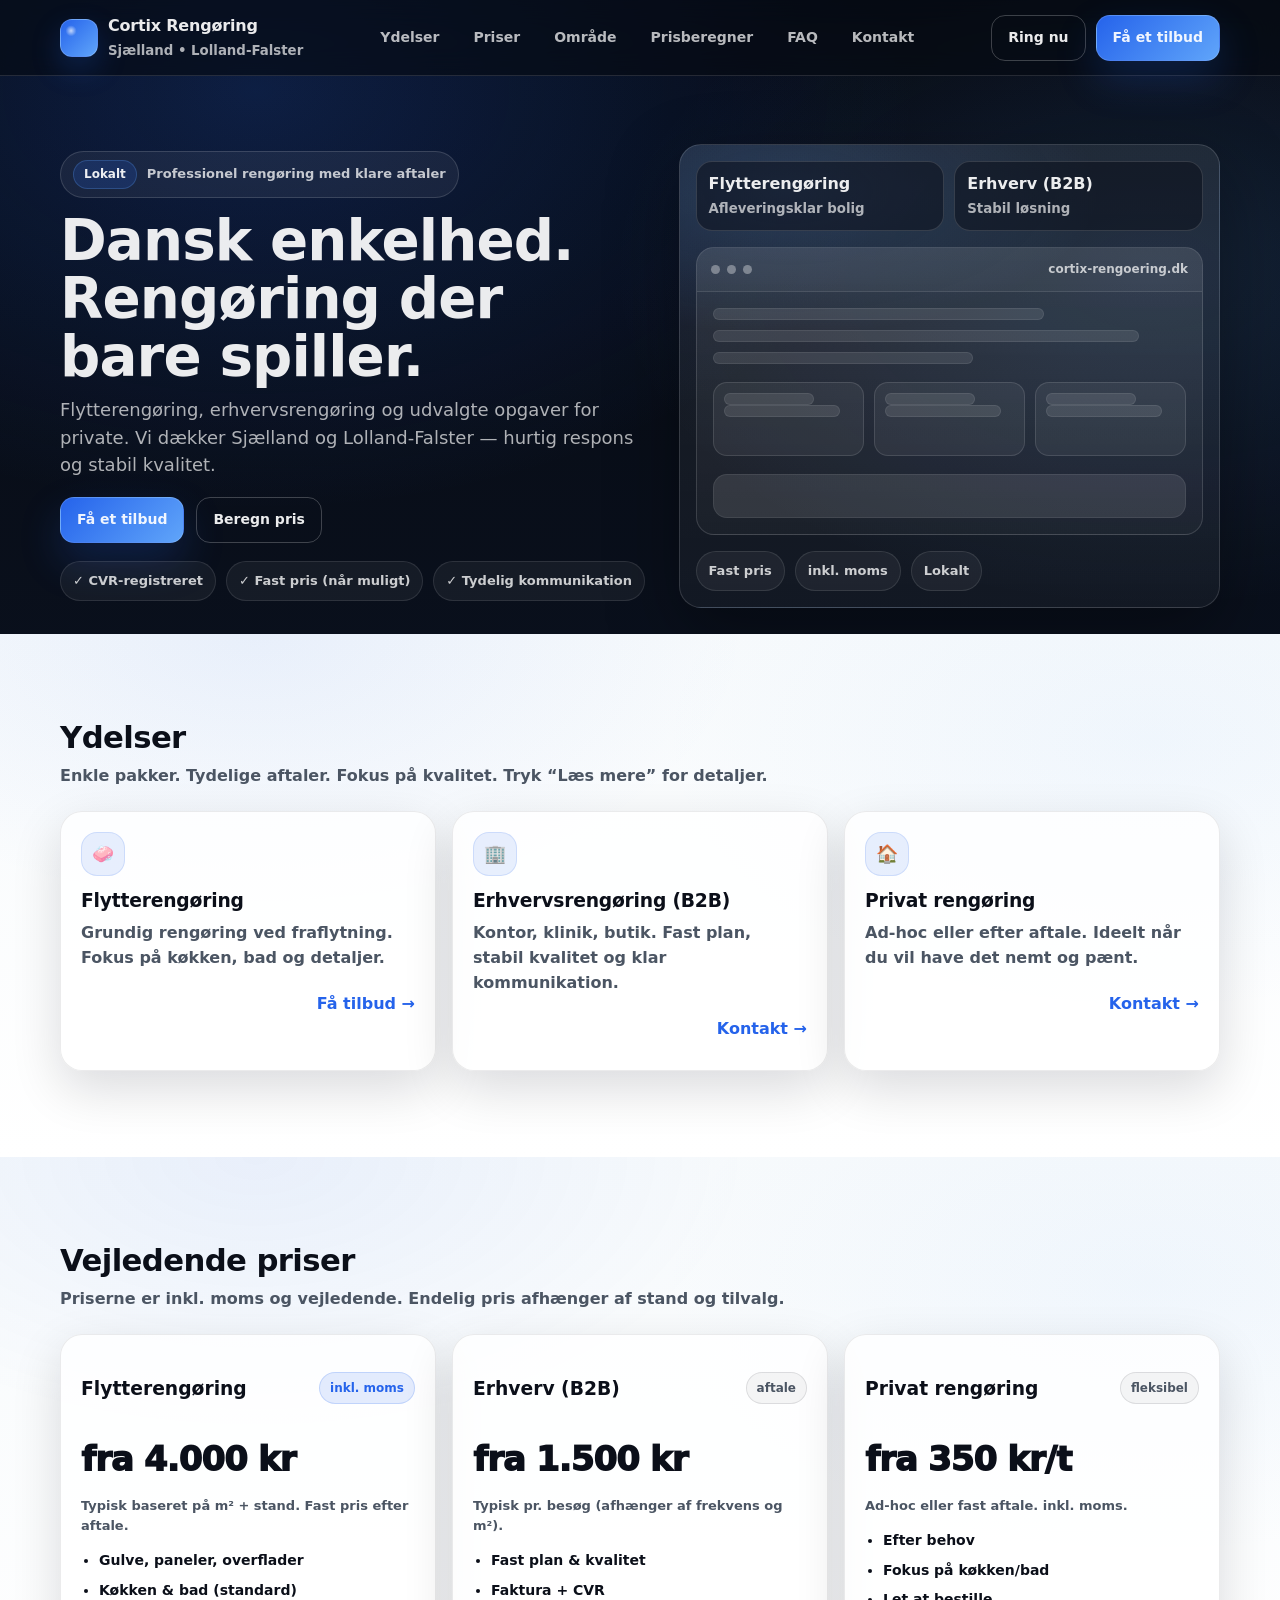
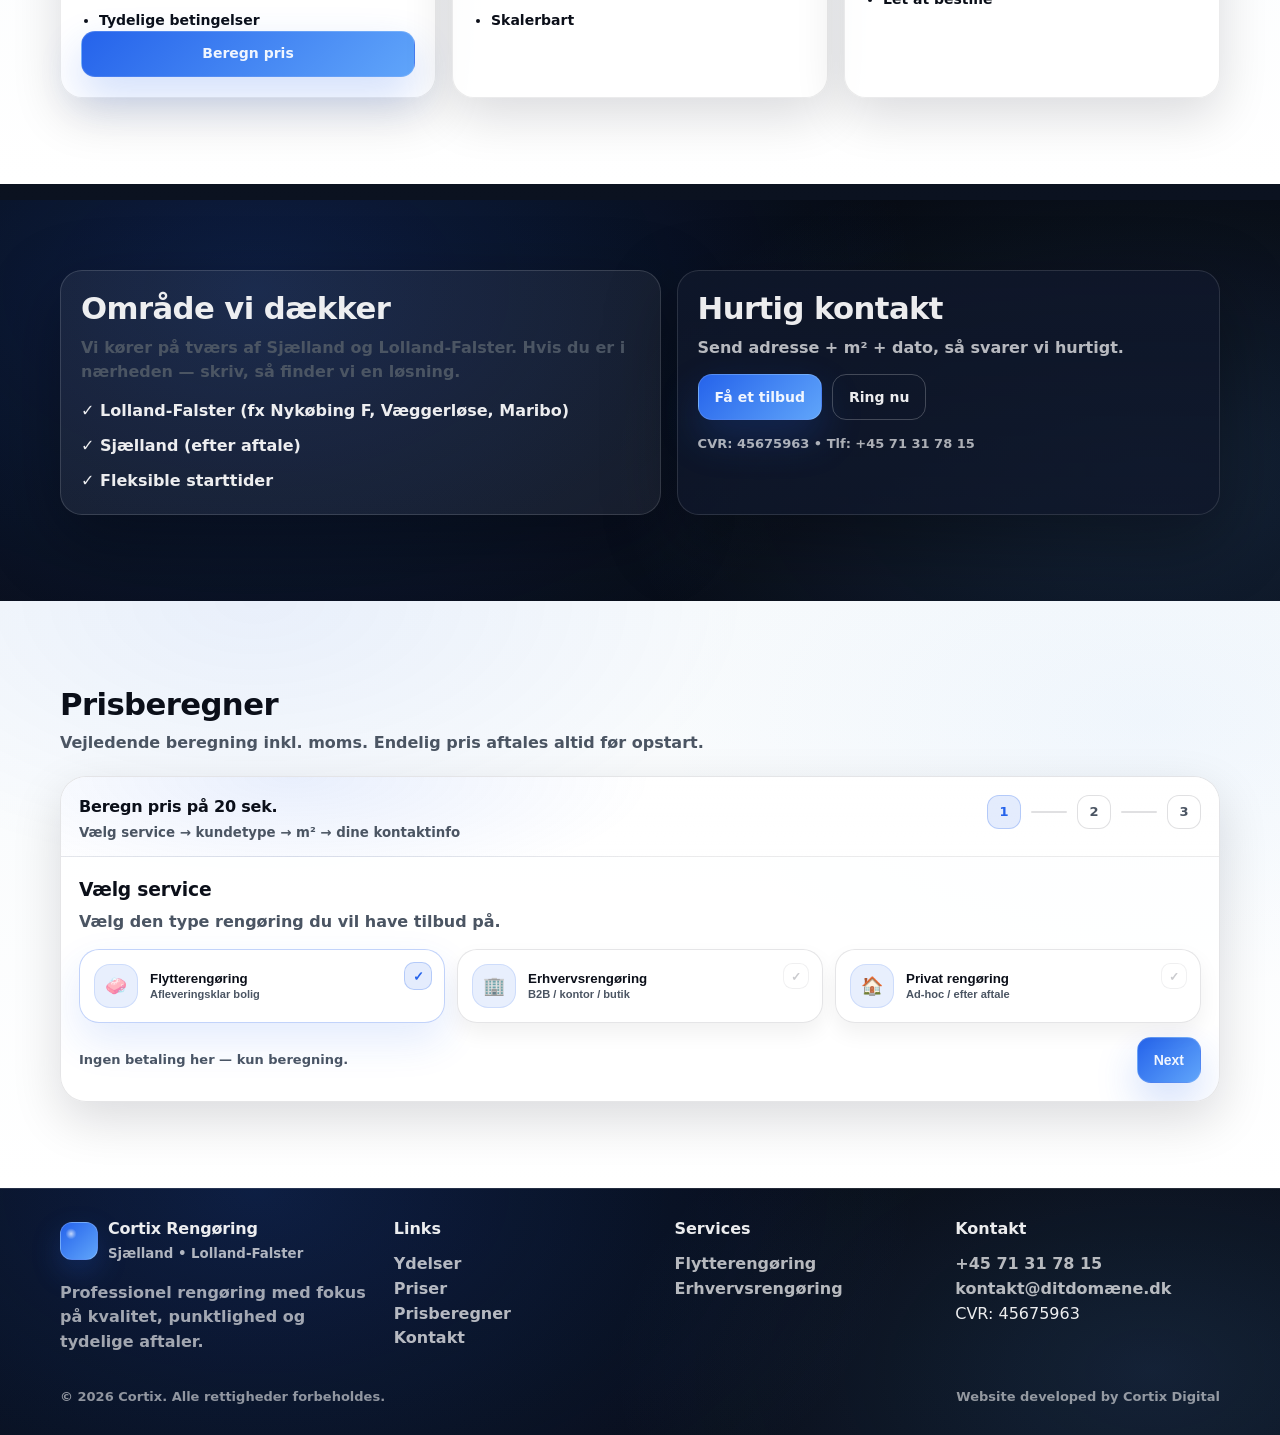
<file: web2/index.html>
<!doctype html>
<html lang="da">
<head>
  <meta charset="utf-8" />
  <meta name="viewport" content="width=device-width,initial-scale=1" />
  <title>Cortix Rengøring – Sjælland & Lolland-Falster</title>
  <meta name="description" content="Professionel rengøring på Sjælland og Lolland-Falster. Flytterengøring og erhvervsrengøring. Fast pris, klare aftaler, kvalitet." />
  <link rel="stylesheet" href="style.css" />
  <script src="app.js" defer></script>
</head>

<body>
  <!-- Header -->
  <header class="header" id="top">
    <div class="container navwrap">
      <a class="brand" href="index.html">
        <span class="logo" aria-hidden="true"></span>
        <span class="brandText">
          <b>Cortix Rengøring</b>
          <small>Sjælland • Lolland-Falster</small>
        </span>
      </a>

      <nav class="nav" aria-label="Hovednavigation">
        <a href="#ydelser">Ydelser</a>
        <a href="#priser">Priser</a>
        <a href="#omrade">Område</a>
        <a href="#kalkulator">Prisberegner</a>
        <a href="faq.html">FAQ</a>
        <a href="kontakt.html">Kontakt</a>
      </nav>

      <div class="navActions">
        <a class="btn ghost" href="tel:+4571317815" aria-label="Ring til os">Ring nu</a>
        <a class="btn primary" href="kontakt.html">Få et tilbud</a>
        <button class="iconBtn" id="burger" aria-label="Åbn menu" aria-expanded="false" aria-controls="mobileMenu">
          <svg width="20" height="20" viewBox="0 0 24 24" fill="none" aria-hidden="true">
            <path d="M4 7h16M4 12h16M4 17h16" stroke="currentColor" stroke-width="2" stroke-linecap="round"/>
          </svg>
        </button>
      </div>
    </div>

    <div class="mobileMenu" id="mobileMenu">
      <div class="container">
        <a href="#ydelser">Ydelser</a>
        <a href="#priser">Priser</a>
        <a href="#omrade">Område</a>
        <a href="#kalkulator">Prisberegner</a>
        <a href="kontakt.html">Kontakt</a>
        <div class="mobileCTA">
          <a class="btn ghost" href="tel:+4571317815">Ring nu</a>
          <a class="btn primary" href="kontakt.html">Få et tilbud</a>
        </div>
      </div>
    </div>
  </header>

  <main>
    <!-- Hero -->
    <section class="hero">
      <div class="container heroGrid">
        <div class="reveal">
          <div class="kicker">
            <span class="tag">Lokalt</span>
            Professionel rengøring med klare aftaler
          </div>

          <h1>Dansk enkelhed.<br/>Rengøring der bare spiller.</h1>

          <p class="lead">
            Flytterengøring, erhvervsrengøring og udvalgte opgaver for private.
            Vi dækker Sjælland og Lolland-Falster — hurtig respons og stabil kvalitet.
          </p>

          <div class="heroBtns">
            <a class="btn primary" href="kontakt.html">Få et tilbud</a>
            <a class="btn ghost" href="#kalkulator">Beregn pris</a>
          </div>

          <div class="trust">
            <div class="trustItem">✓ CVR-registreret</div>
            <div class="trustItem">✓ Fast pris (når muligt)</div>
            <div class="trustItem">✓ Tydelig kommunikation</div>
          </div>
        </div>

        <div class="heroCard reveal" aria-hidden="true">
          <div class="heroCardTop">
            <div class="miniBadge">
              <b>Flytterengøring</b>
              <small>Afleveringsklar bolig</small>
            </div>
            <div class="miniBadge">
              <b>Erhverv (B2B)</b>
              <small>Stabil løsning</small>
            </div>
          </div>

          <div class="heroMock">
            <div class="mockBar">
              <span class="dots"><i></i><i></i><i></i></span>
              <span class="mockTitle">cortix-rengoering.dk</span>
            </div>
            <div class="mockBody">
              <div class="skel w70"></div>
              <div class="skel w90"></div>
              <div class="skel w55"></div>
              <div class="mockCards">
                <div class="mockCard"><div class="skel w70"></div><div class="skel w90"></div></div>
                <div class="mockCard"><div class="skel w70"></div><div class="skel w90"></div></div>
                <div class="mockCard"><div class="skel w70"></div><div class="skel w90"></div></div>
              </div>
              <div class="skel btnSkel"></div>
            </div>
          </div>

          <div class="heroCardBottom">
            <span class="chip">Fast pris</span>
            <span class="chip">inkl. moms</span>
            <span class="chip">Lokalt</span>
          </div>
        </div>
      </div>
    </section>

    <!-- Ydelser -->
    <section class="section sectionLight" id="ydelser">
      <div class="container">
        <div class="sectionHead reveal">
          <h2>Ydelser</h2>
          <p class="muted">
            Enkle pakker. Tydelige aftaler. Fokus på kvalitet. Tryk “Læs mere” for detaljer.
          </p>
        </div>

        <div class="cards3">
          <article class="card reveal">
            <div class="cardIcon" aria-hidden="true">🧼</div>
            <h3>Flytterengøring</h3>
            <p>Grundig rengøring ved fraflytning. Fokus på køkken, bad og detaljer.</p>
            <div class="cardActions">
              <a class="btn small" href="flytterengoring.html">Læs mere</a>
              <a class="link" href="kontakt.html">Få tilbud →</a>
            </div>
          </article>

          <article class="card reveal">
            <div class="cardIcon" aria-hidden="true">🏢</div>
            <h3>Erhvervsrengøring (B2B)</h3>
            <p>Kontor, klinik, butik. Fast plan, stabil kvalitet og klar kommunikation.</p>
            <div class="cardActions">
              <a class="btn small" href="erhvervsrengoring.html">Læs mere</a>
              <a class="link" href="kontakt.html">Kontakt →</a>
            </div>
          </article>

          <article class="card reveal">
            <div class="cardIcon" aria-hidden="true">🏠</div>
            <h3>Privat rengøring</h3>
            <p>Ad-hoc eller efter aftale. Ideelt når du vil have det nemt og pænt.</p>
            <div class="cardActions">
              <a class="btn small" href="kontakt.html">Læs mere</a>
              <a class="link" href="kontakt.html">Kontakt →</a>
            </div>
          </article>
        </div>
      </div>
    </section>

    <!-- Priser -->
    <section class="section sectionLight" id="priser">
      <div class="container">
        <div class="sectionHead reveal">
          <h2>Vejledende priser</h2>
          <p class="muted">
            Priserne er <b>inkl. moms</b> og vejledende. Endelig pris afhænger af stand og tilvalg.
          </p>
        </div>

        <div class="pricingGrid">
          <div class="priceCard reveal">
            <div class="priceTop">
              <h3>Flytterengøring</h3>
              <span class="badge">inkl. moms</span>
            </div>
            <div class="price">fra 4.000 kr</div>
            <p class="mutedSm">Typisk baseret på m² + stand. Fast pris efter aftale.</p>
            <ul class="list">
              <li>Gulve, paneler, overflader</li>
              <li>Køkken & bad (standard)</li>
              <li>Tydelige betingelser</li>
            </ul>
            <a class="btn primary w100" href="#kalkulator">Beregn pris</a>
          </div>

          <div class="priceCard reveal">
            <div class="priceTop">
              <h3>Erhverv (B2B)</h3>
              <span class="badge ghost">aftale</span>
            </div>
            <div class="price">fra 1.500 kr</div>
            <p class="mutedSm">Typisk pr. besøg (afhænger af frekvens og m²).</p>
            <ul class="list">
              <li>Fast plan & kvalitet</li>
              <li>Faktura + CVR</li>
              <li>Skalerbart</li>
            </ul>
            <a class="btn w100" href="kontakt.html">Kontakt</a>
          </div>

          <div class="priceCard reveal">
            <div class="priceTop">
              <h3>Privat rengøring</h3>
              <span class="badge ghost">fleksibel</span>
            </div>
            <div class="price">fra 350 kr/t</div>
            <p class="mutedSm">Ad-hoc eller fast aftale. inkl. moms.</p>
            <ul class="list">
              <li>Efter behov</li>
              <li>Fokus på køkken/bad</li>
              <li>Let at bestille</li>
            </ul>
            <a class="btn w100" href="kontakt.html">Kontakt</a>
          </div>
        </div>
      </div>
    </section>

    <!-- Område -->
    <section class="section" id="omrade">
      <div class="container twoCol">
        <div class="panel reveal">
          <h2>Område vi dækker</h2>
          <p class="muted">
            Vi kører på tværs af Sjælland og Lolland-Falster. Hvis du er i nærheden — skriv, så finder vi en løsning.
          </p>
          <ul class="bullets">
            <li>✓ Lolland-Falster (fx Nykøbing F, Væggerløse, Maribo)</li>
            <li>✓ Sjælland (efter aftale)</li>
            <li>✓ Fleksible starttider</li>
          </ul>
        </div>

        <div class="panel dark reveal">
          <h2>Hurtig kontakt</h2>
          <p class="muted mutedOnDark">
            Send adresse + m² + dato, så svarer vi hurtigt.
          </p>
          <div class="inlineActions">
            <a class="btn primary" href="kontakt.html">Få et tilbud</a>
            <a class="btn ghost" href="tel:+4571317815">Ring nu</a>
          </div>
          <div class="smallNote">
            CVR: 45675963 • Tlf: +45 71 31 78 15
          </div>
        </div>
      </div>
    </section>

    
    <section class="section sectionLight" id="kalkulator">
  <div class="container">
    <div class="sectionHead reveal">
      <h2>Prisberegner</h2>
      <p class="muted">
        Vejledende beregning <b>inkl. moms</b>. Endelig pris aftales altid før opstart.
      </p>
    </div>

    <div class="calcNew reveal" id="calcNew">
      <!-- Top bar -->
      <div class="calcTop">
        <div class="calcTitle">
          <b>Beregn pris på 20 sek.</b>
          <small>Vælg service → kundetype → m² → dine kontaktinfo</small>
        </div>

        <div class="calcProgress" aria-label="Fremdrift">
          <div class="steps">
            <span class="stepDot active" data-dot="1">1</span>
            <span class="stepLine"></span>
            <span class="stepDot" data-dot="2">2</span>
            <span class="stepLine"></span>
            <span class="stepDot" data-dot="3">3</span>
          </div>
        </div>
      </div>

      <!-- Step 1 -->
      <div class="calcPane active" data-pane="1">
        <div class="paneHead">
          <h3>Vælg service</h3>
          <p>Vælg den type rengøring du vil have tilbud på.</p>
        </div>

        <div class="optionGrid" id="serviceCards">
          <button type="button" class="optCard selected" data-service="flyt">
            <div class="optIcon">🧼</div>
            <div class="optBody">
              <b>Flytterengøring</b>
              <small>Afleveringsklar bolig</small>
            </div>
            <div class="optMark">✓</div>
          </button>

          <button type="button" class="optCard" data-service="erhverv">
            <div class="optIcon">🏢</div>
            <div class="optBody">
              <b>Erhvervsrengøring</b>
              <small>B2B / kontor / butik</small>
            </div>
            <div class="optMark">✓</div>
          </button>

          <button type="button" class="optCard" data-service="privat">
            <div class="optIcon">🏠</div>
            <div class="optBody">
              <b>Privat rengøring</b>
              <small>Ad-hoc / efter aftale</small>
            </div>
            <div class="optMark">✓</div>
          </button>
        </div>

        <div class="paneActions">
          <div class="miniHint">Ingen betaling her — kun beregning.</div>
          <button class="btn primary" type="button" data-next>Next</button>
        </div>
      </div>

      <!-- Step 2 -->
      <div class="calcPane" data-pane="2">
        <div class="paneHead">
          <h3>Kundetype & areal</h3>
          <p>Vælg kundetype og justér arealet.</p>
        </div>

        <div class="paneGrid">
          <div class="field">
            <label>Kundetype</label>
            <div class="togglePills" id="clientPills">
              <button type="button" class="pill active" data-client="privat">Privat</button>
              <button type="button" class="pill" data-client="business">Business</button>
            </div>
            <input type="hidden" id="clientType" value="privat" />
          </div>

          <div class="field">
            <label for="sqm">Areal (m²)</label>
            <div class="rangeRow">
              <span class="rangeValue"><span id="sqmLabel">120</span> m²</span>
              <span class="rangeCap">max 500</span>
            </div>
            <input id="sqm" type="range" min="10" max="500" value="120" />
            <div class="rangeTicks">
              <span>10</span><span>250</span><span>500</span>
            </div>
          </div>
        </div>

        <div class="paneActions">
          <button class="btn ghost" type="button" data-back>Tilbage</button>
          <button class="btn primary" type="button" data-next>Næste</button>
        </div>
      </div>

      <!-- Step 3 -->
      <div class="calcPane" data-pane="3">
        <div class="paneHead">
          <h3>Dine kontaktinfo</h3>
          <p>Udfyld info — så viser vi et vejledende estimat.</p>
        </div>

        <div class="paneGrid">
          <div class="field">
            <label for="name">Navn</label>
            <input id="name" type="text" placeholder="Dit navn" />
          </div>
          <div class="field">
            <label for="phone">Telefon</label>
            <input id="phone" type="tel" placeholder="+45 ..." />
          </div>
          <div class="field">
            <label for="email">Email</label>
            <input id="email" type="email" placeholder="navn@email.dk" />
          </div>
        </div>

        <div class="paneActions">
          <button class="btn ghost" type="button" data-back>Tilbage</button>
          <button class="btn primary" type="button" id="calcBtn">Beregn</button>
        </div>
      </div>

      <!-- Result -->
      <div class="calcResultNew" id="calcResult">
        <div class="resultCard">
          <div class="resultHeader">
            <div>
              <h3>Vejledende pris</h3>
              <p class="mutedSm" id="resultMeta"></p>
            </div>
            <div class="resultRight">
              <div class="resultPriceBig" id="resultPrice">0 kr</div>
              <small>inkl. moms</small>
            </div>
          </div>

          <div class="resultFacts">
            <div class="fact"><span>Service</span><b id="rService">-</b></div>
            <div class="fact"><span>Kundetype</span><b id="rClient">-</b></div>
            <div class="fact"><span>Areal</span><b id="rSqm">-</b></div>
          </div>

          <div class="resultActions">
            <a class="btn primary" href="kontakt.html">Send forespørgsel</a>
            <button class="btn" type="button" id="resetBtn">Ny beregning</button>
          </div>

          <div class="fineprint">
            * Demo-beregner. Endelig pris aftales altid før opstart.
          </div>
        </div>
      </div>
    </div>
  </div>
</section>

    <!-- Footer -->
    <footer class="footer">
      <div class="container footGrid">
        <div>
          <div class="brand footBrand">
            <span class="logo" aria-hidden="true"></span>
            <span class="brandText">
              <b>Cortix Rengøring</b>
              <small>Sjælland • Lolland-Falster</small>
            </span>
          </div>
          <p class="footText">
            Professionel rengøring med fokus på kvalitet, punktlighed og tydelige aftaler.
          </p>
        </div>

        <div>
          <h4>Links</h4>
          <a href="#ydelser">Ydelser</a><br/>
          <a href="#priser">Priser</a><br/>
          <a href="#kalkulator">Prisberegner</a><br/>
          <a href="kontakt.html">Kontakt</a>
        </div>

        <div>
          <h4>Services</h4>
          <a href="flytterengoring.html">Flytterengøring</a><br/>
          <a href="erhvervsrengoring.html">Erhvervsrengøring</a>
        </div>

        <div>
          <h4>Kontakt</h4>
          <a href="tel:+4571317815">+45 71 31 78 15</a><br/>
          <a href="kontakt.html">kontakt@ditdomæne.dk</a><br/>
          <span>CVR: 45675963</span>
        </div>
      </div>

      <div class="container subfoot">
        <span>© <span id="year"></span> Cortix. Alle rettigheder forbeholdes.</span>
        <span>Website developed by Cortix Digital</span>
      </div>
    </footer>
  </main>
</body>
</html>
</file>
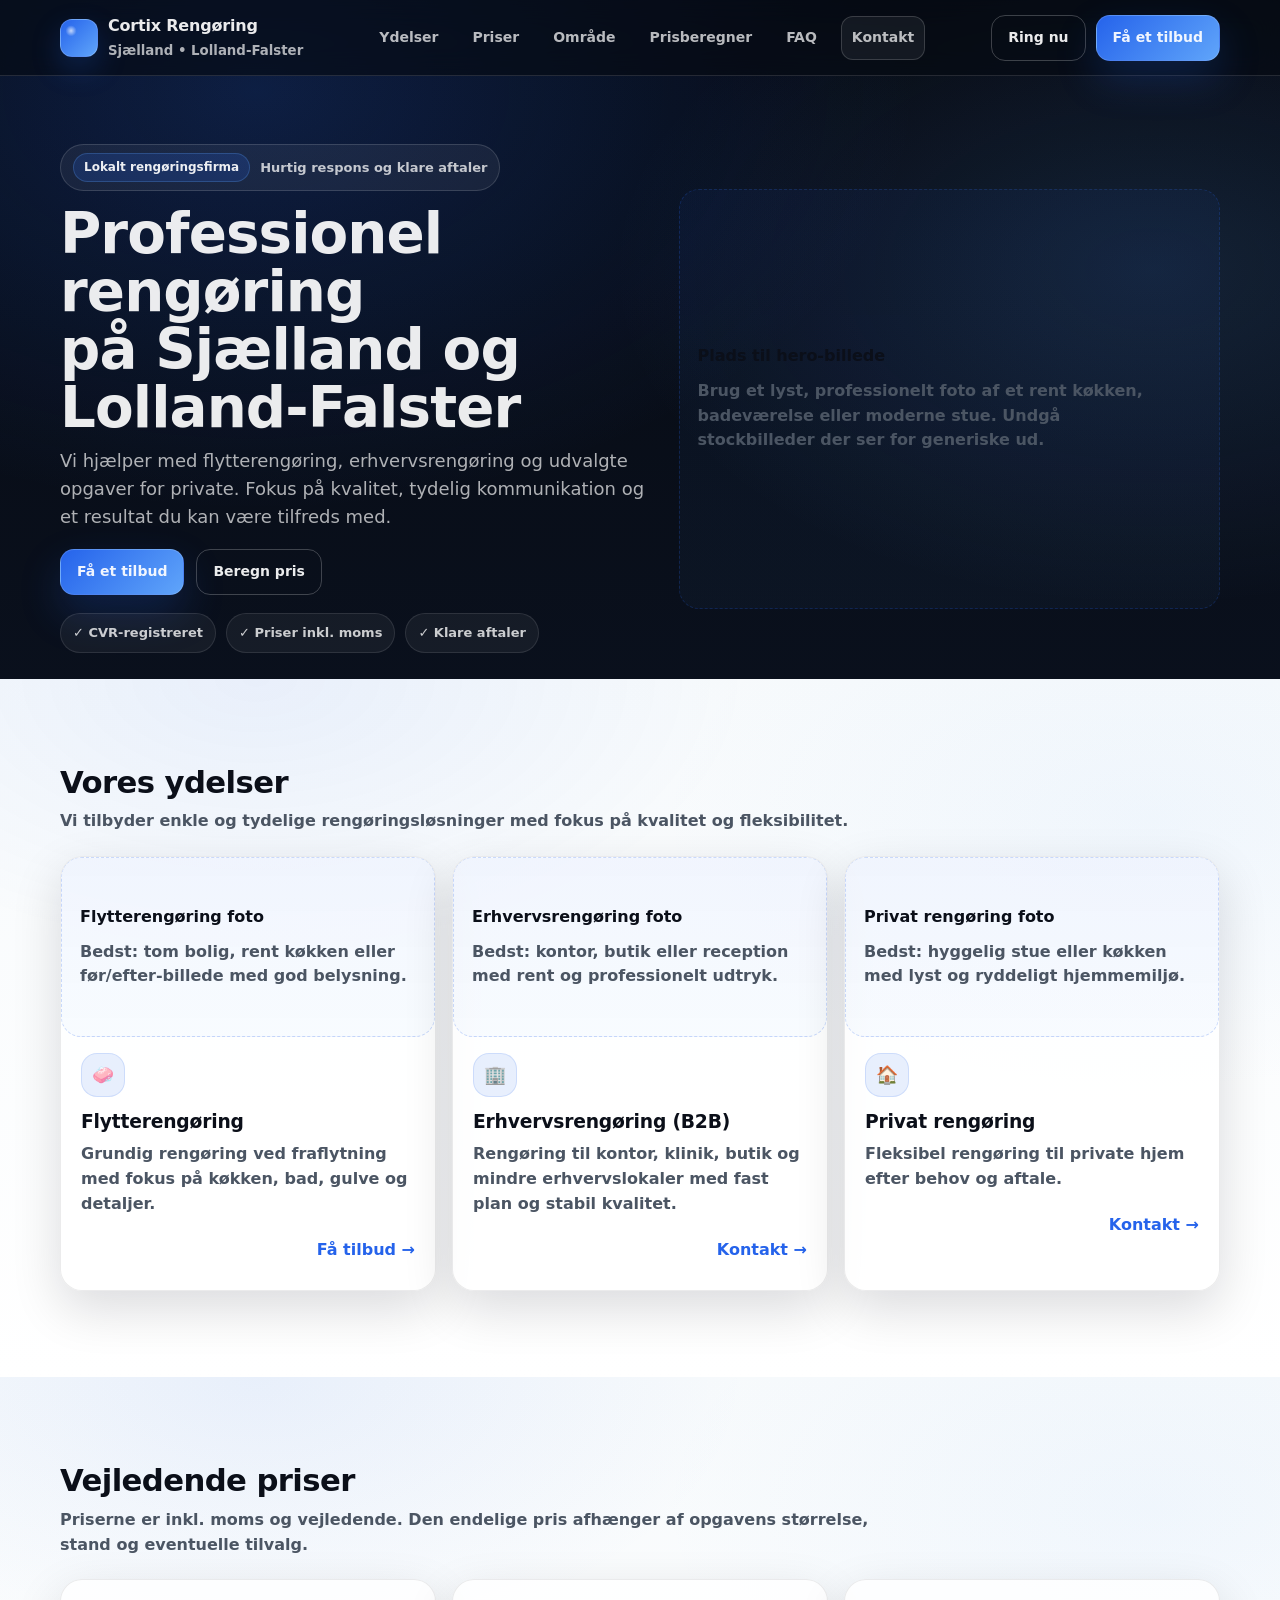
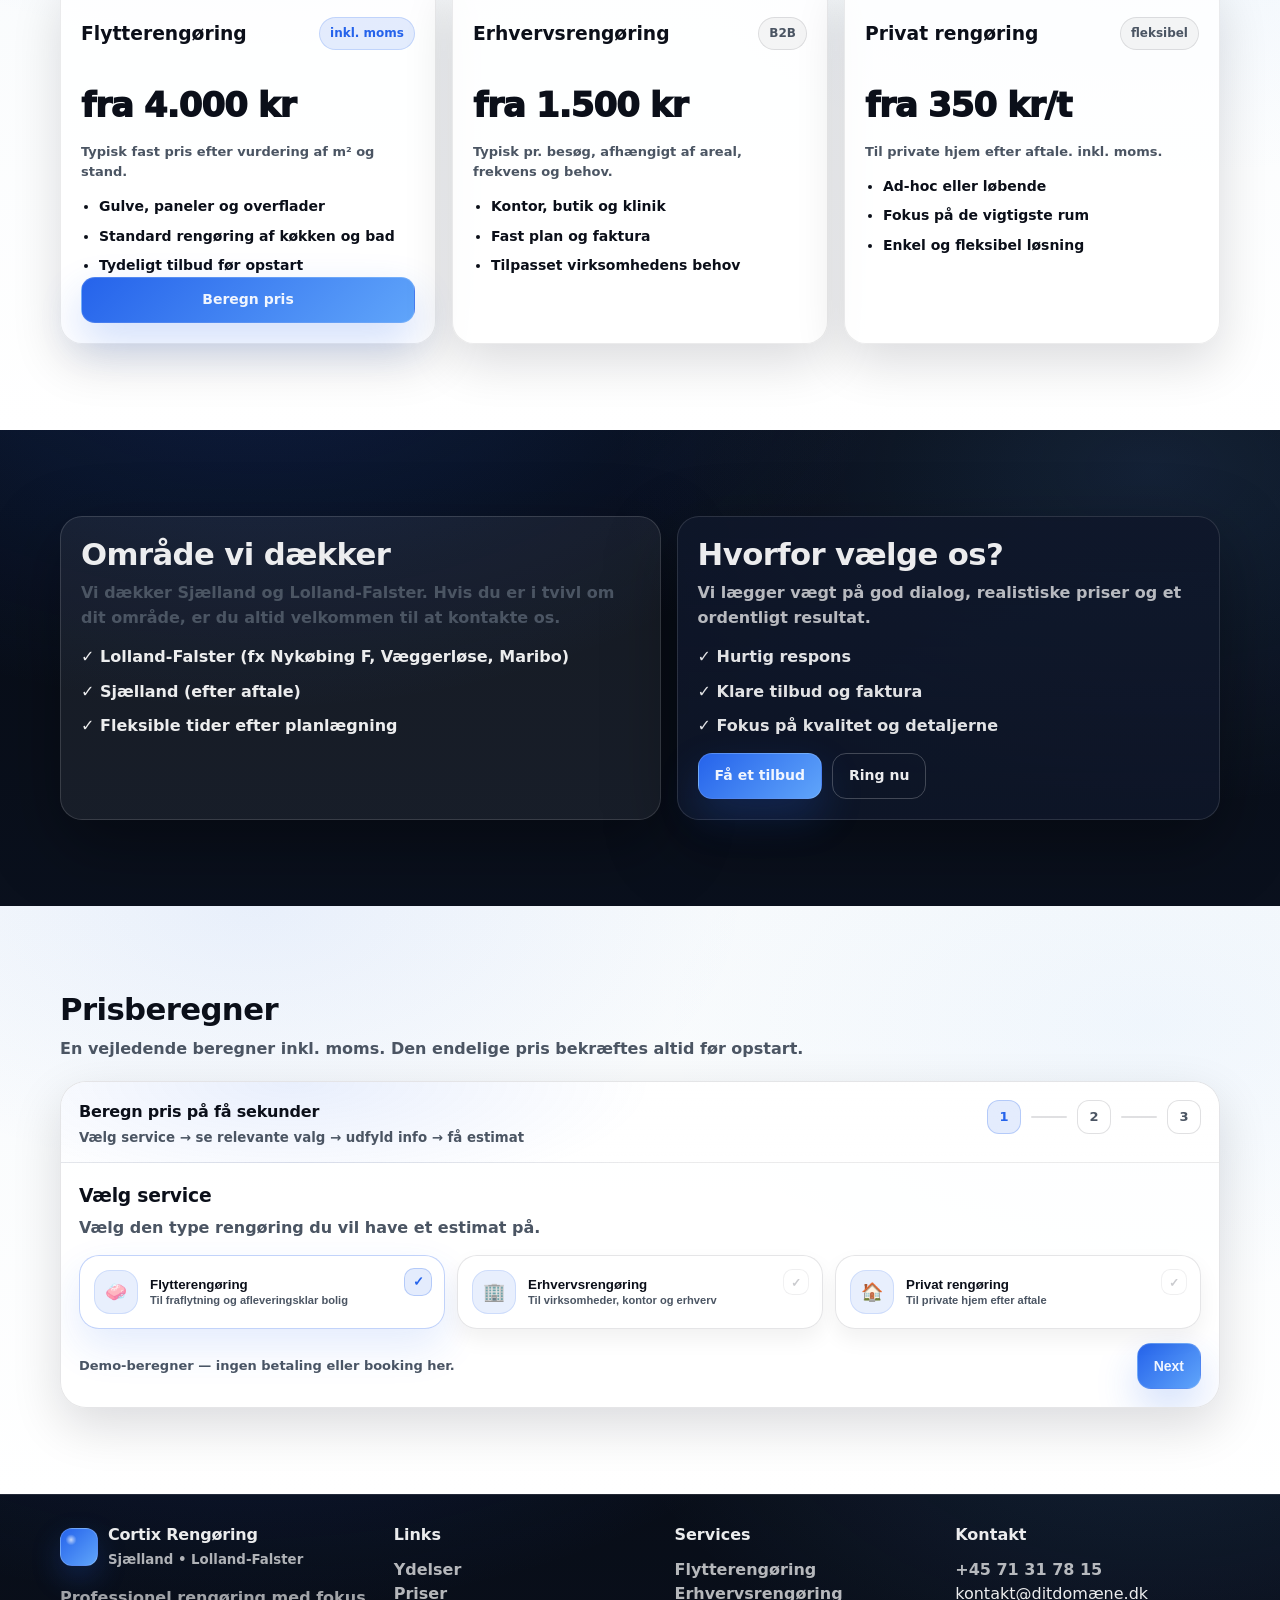
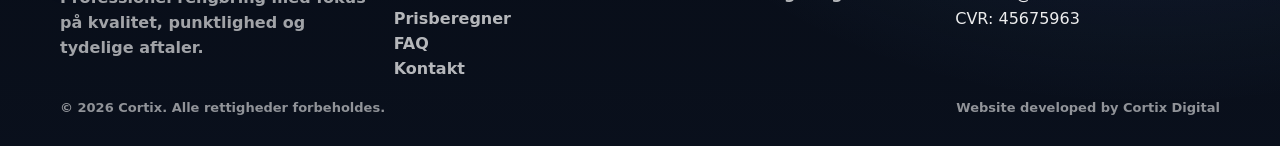
<file: web2/web2/index.html>
<!doctype html>
<html lang="da">
<head>
<meta charset="UTF-8">
<meta name="viewport" content="width=device-width, initial-scale=1.0">

<title>Rengøring på Sjælland & Lolland-Falster | Cortix Rengøring</title>

<meta name="description" content="Professionel rengøring på Sjælland og Lolland-Falster. Flytterengøring, erhvervsrengøring og privat rengøring. Få et tilbud på rengøring i dag.">

<link rel="canonical" href="https://cortix.dk/">

<link rel="icon" type="image/png" href="favicon.png">

<meta property="og:title" content="Cortix Rengøring">
<meta property="og:description" content="Professionel rengøring på Sjælland og Lolland-Falster">
<meta property="og:url" content="https://cortix.dk">
<meta property="og:type" content="website">

<link rel="stylesheet" href="style.css">
<script src="app.js" defer></script>

</head>

<body>
  <header class="header" id="top">
    <div class="container navwrap">
      <a class="brand" href="index.html">
        <span class="logo" aria-hidden="true"></span>
        <span class="brandText">
          <b>Cortix Rengøring</b>
          <small>Sjælland • Lolland-Falster</small>
        </span>
      </a>

      <nav class="nav" aria-label="Hovednavigation">
        <a href="#ydelser">Ydelser</a>
        <a href="#priser">Priser</a>
        <a href="#omrade">Område</a>
        <a href="#kalkulator">Prisberegner</a>
        <a href="faq.html">FAQ</a>
        <a class="pillLink" href="kontakt.html">Kontakt</a>
      </nav>

      <div class="navActions">
        <a class="btn ghost" href="tel:+4571317815" aria-label="Ring til os">Ring nu</a>
        <a class="btn primary" href="kontakt.html">Få et tilbud</a>
        <button class="iconBtn" id="burger" aria-label="Åbn menu" aria-expanded="false" aria-controls="mobileMenu">
          <svg width="20" height="20" viewBox="0 0 24 24" fill="none" aria-hidden="true">
            <path d="M4 7h16M4 12h16M4 17h16" stroke="currentColor" stroke-width="2" stroke-linecap="round"/>
          </svg>
        </button>
      </div>
    </div>

    <div class="mobileMenu" id="mobileMenu">
      <div class="container">
        <a href="#ydelser">Ydelser</a>
        <a href="#priser">Priser</a>
        <a href="#omrade">Område</a>
        <a href="#kalkulator">Prisberegner</a>
        <a href="faq.html">FAQ</a>
        <a href="kontakt.html">Kontakt</a>
        <div class="mobileCTA">
          <a class="btn ghost" href="tel:+4571317815">Ring nu</a>
          <a class="btn primary" href="kontakt.html">Få et tilbud</a>
        </div>
      </div>
    </div>
  </header>

  <main>
    <section class="hero">
      <div class="container heroGrid">
        <div class="reveal">
          <div class="kicker">
            <span class="tag">Lokalt rengøringsfirma</span>
            Hurtig respons og klare aftaler
          </div>

          <h1>Professionel rengøring<br/>på Sjælland og Lolland-Falster</h1>

          <p class="lead">
            Vi hjælper med flytterengøring, erhvervsrengøring og udvalgte opgaver for private.
            Fokus på kvalitet, tydelig kommunikation og et resultat du kan være tilfreds med.
          </p>

          <div class="heroBtns">
            <a class="btn primary" href="kontakt.html">Få et tilbud</a>
            <a class="btn ghost" href="#kalkulator">Beregn pris</a>
          </div>

          <div class="trust">
            <div class="trustItem">✓ CVR-registreret</div>
            <div class="trustItem">✓ Priser inkl. moms</div>
            <div class="trustItem">✓ Klare aftaler</div>
          </div>
        </div>

        <div class="heroVisual reveal">
          <div class="photoPlaceholder heroPhoto">
            <div class="phLabel">Plads til hero-billede</div>
            <div class="phText">Brug et lyst, professionelt foto af et rent køkken, badeværelse eller moderne stue. Undgå stockbilleder der ser for generiske ud.</div>
          </div>
        </div>
      </div>
    </section>

    <section class="section sectionLight" id="ydelser">
      <div class="container">
        <div class="sectionHead reveal">
          <h2>Vores ydelser</h2>
          <p class="muted">
            Vi tilbyder enkle og tydelige rengøringsløsninger med fokus på kvalitet og fleksibilitet.
          </p>
        </div>

        <div class="cards3">
          <article class="card reveal">
            <div class="cardMedia photoPlaceholder servicePhoto">
              <div class="phLabel">Flytterengøring foto</div>
              <div class="phText">Bedst: tom bolig, rent køkken eller før/efter-billede med god belysning.</div>
            </div>
            <div class="cardIcon" aria-hidden="true">🧼</div>
            <h3>Flytterengøring</h3>
            <p>
              Grundig rengøring ved fraflytning med fokus på køkken, bad, gulve og detaljer.
            </p>
            <div class="cardActions">
              <a class="btn small" href="flytterengoring.html">Læs mere</a>
              <a class="link" href="kontakt.html">Få tilbud →</a>
            </div>
          </article>

          <article class="card reveal">
            <div class="cardMedia photoPlaceholder servicePhoto">
              <div class="phLabel">Erhvervsrengøring foto</div>
              <div class="phText">Bedst: kontor, butik eller reception med rent og professionelt udtryk.</div>
            </div>
            <div class="cardIcon" aria-hidden="true">🏢</div>
            <h3>Erhvervsrengøring (B2B)</h3>
            <p>
              Rengøring til kontor, klinik, butik og mindre erhvervslokaler med fast plan og stabil kvalitet.
            </p>
            <div class="cardActions">
              <a class="btn small" href="erhvervsrengoring.html">Læs mere</a>
              <a class="link" href="kontakt.html">Kontakt →</a>
            </div>
          </article>

          <article class="card reveal">
            <div class="cardMedia photoPlaceholder servicePhoto">
              <div class="phLabel">Privat rengøring foto</div>
              <div class="phText">Bedst: hyggelig stue eller køkken med lyst og ryddeligt hjemmemiljø.</div>
            </div>
            <div class="cardIcon" aria-hidden="true">🏠</div>
            <h3>Privat rengøring</h3>
            <p>
              Fleksibel rengøring til private hjem efter behov og aftale.
            </p>
            <div class="cardActions">
              <a class="btn small" href="kontakt.html">Læs mere</a>
              <a class="link" href="kontakt.html">Kontakt →</a>
            </div>
          </article>
        </div>
      </div>
    </section>

    <section class="section sectionLight" id="priser">
      <div class="container">
        <div class="sectionHead reveal">
          <h2>Vejledende priser</h2>
          <p class="muted">
            Priserne er <b>inkl. moms</b> og vejledende. Den endelige pris afhænger af opgavens størrelse, stand og eventuelle tilvalg.
          </p>
        </div>

        <div class="pricingGrid">
          <div class="priceCard reveal">
            <div class="priceTop">
              <h3>Flytterengøring</h3>
              <span class="badge">inkl. moms</span>
            </div>
            <div class="price">fra 4.000 kr</div>
            <p class="mutedSm">Typisk fast pris efter vurdering af m² og stand.</p>
            <ul class="list">
              <li>Gulve, paneler og overflader</li>
              <li>Standard rengøring af køkken og bad</li>
              <li>Tydeligt tilbud før opstart</li>
            </ul>
            <a class="btn primary w100" href="#kalkulator">Beregn pris</a>
          </div>

          <div class="priceCard reveal">
            <div class="priceTop">
              <h3>Erhvervsrengøring</h3>
              <span class="badge ghost">B2B</span>
            </div>
            <div class="price">fra 1.500 kr</div>
            <p class="mutedSm">Typisk pr. besøg, afhængigt af areal, frekvens og behov.</p>
            <ul class="list">
              <li>Kontor, butik og klinik</li>
              <li>Fast plan og faktura</li>
              <li>Tilpasset virksomhedens behov</li>
            </ul>
            <a class="btn w100" href="kontakt.html">Kontakt</a>
          </div>

          <div class="priceCard reveal">
            <div class="priceTop">
              <h3>Privat rengøring</h3>
              <span class="badge ghost">fleksibel</span>
            </div>
            <div class="price">fra 350 kr/t</div>
            <p class="mutedSm">Til private hjem efter aftale. inkl. moms.</p>
            <ul class="list">
              <li>Ad-hoc eller løbende</li>
              <li>Fokus på de vigtigste rum</li>
              <li>Enkel og fleksibel løsning</li>
            </ul>
            <a class="btn w100" href="kontakt.html">Kontakt</a>
          </div>
        </div>
      </div>
    </section>

    <section class="section" id="omrade">
      <div class="container twoCol">
        <div class="panel reveal">
          <h2>Område vi dækker</h2>
          <p class="muted">
            Vi dækker Sjælland og Lolland-Falster. Hvis du er i tvivl om dit område, er du altid velkommen til at kontakte os.
          </p>
          <ul class="bullets">
            <li>✓ Lolland-Falster (fx Nykøbing F, Væggerløse, Maribo)</li>
            <li>✓ Sjælland (efter aftale)</li>
            <li>✓ Fleksible tider efter planlægning</li>
          </ul>
        </div>

        <div class="panel dark reveal">
          <h2>Hvorfor vælge os?</h2>
          <p class="muted mutedOnDark">
            Vi lægger vægt på god dialog, realistiske priser og et ordentligt resultat.
          </p>
          <ul class="bullets bulletsOnDark">
            <li>✓ Hurtig respons</li>
            <li>✓ Klare tilbud og faktura</li>
            <li>✓ Fokus på kvalitet og detaljerne</li>
          </ul>
          <div class="inlineActions">
            <a class="btn primary" href="kontakt.html">Få et tilbud</a>
            <a class="btn ghost" href="tel:+4571317815">Ring nu</a>
          </div>
        </div>
      </div>
    </section>

    <section class="section sectionLight" id="kalkulator">
      <div class="container">
        <div class="sectionHead reveal">
          <h2>Prisberegner</h2>
          <p class="muted">
            En vejledende beregner <b>inkl. moms</b>. Den endelige pris bekræftes altid før opstart.
          </p>
        </div>

        <div class="calcNew reveal" id="calcNew">
          <div class="calcTop">
            <div class="calcTitle">
              <b>Beregn pris på få sekunder</b>
              <small>Vælg service → se relevante valg → udfyld info → få estimat</small>
            </div>

            <div class="calcProgress" aria-label="Fremdrift">
              <div class="steps">
                <span class="stepDot active" data-dot="1">1</span>
                <span class="stepLine"></span>
                <span class="stepDot" data-dot="2">2</span>
                <span class="stepLine"></span>
                <span class="stepDot" data-dot="3">3</span>
              </div>
            </div>
          </div>

          <div class="calcPane active" data-pane="1">
            <div class="paneHead">
              <h3>Vælg service</h3>
              <p>Vælg den type rengøring du vil have et estimat på.</p>
            </div>

            <div class="optionGrid" id="serviceCards">
              <button type="button" class="optCard selected" data-service="flyt">
                <div class="optIcon">🧼</div>
                <div class="optBody">
                  <b>Flytterengøring</b>
                  <small>Til fraflytning og afleveringsklar bolig</small>
                </div>
                <div class="optMark">✓</div>
              </button>

              <button type="button" class="optCard" data-service="erhverv">
                <div class="optIcon">🏢</div>
                <div class="optBody">
                  <b>Erhvervsrengøring</b>
                  <small>Til virksomheder, kontor og erhverv</small>
                </div>
                <div class="optMark">✓</div>
              </button>

              <button type="button" class="optCard" data-service="privat">
                <div class="optIcon">🏠</div>
                <div class="optBody">
                  <b>Privat rengøring</b>
                  <small>Til private hjem efter aftale</small>
                </div>
                <div class="optMark">✓</div>
              </button>
            </div>

            <div class="paneActions">
              <div class="miniHint">Demo-beregner — ingen betaling eller booking her.</div>
              <button class="btn primary" type="button" data-next>Next</button>
            </div>
          </div>

          <div class="calcPane" data-pane="2">
            <div class="paneHead">
              <h3>Valg for opgaven</h3>
              <p id="step2Text">Vælg relevant type og justér arealet.</p>
            </div>

            <div class="paneGrid">
              <div class="field" id="clientFieldWrap">
                <label>Kundetype</label>
                <div class="togglePills" id="clientPills"></div>
                <input type="hidden" id="clientType" value="privat" />
              </div>

              <div class="field fieldWide">
                <label for="sqm">Areal (m²)</label>
                <div class="rangeRow">
                  <span class="rangeValue"><span id="sqmLabel">120</span> m²</span>
                  <span class="rangeCap">max 500</span>
                </div>
                <input id="sqm" type="range" min="10" max="500" value="120" />
                <div class="rangeTicks">
                  <span>10</span><span>250</span><span>500</span>
                </div>
              </div>
            </div>

            <div class="paneActions">
              <button class="btn ghost" type="button" data-back>Tilbage</button>
              <button class="btn primary" type="button" data-next>Næste</button>
            </div>
          </div>

          <div class="calcPane" data-pane="3">
            <div class="paneHead">
              <h3>Dine kontaktinfo</h3>
              <p>Udfyld dine oplysninger for at se et vejledende estimat.</p>
            </div>

            <div class="paneGrid">
              <div class="field">
                <label for="name">Navn</label>
                <input id="name" type="text" placeholder="Dit navn" />
              </div>
              <div class="field">
                <label for="phone">Telefon</label>
                <input id="phone" type="tel" placeholder="+45 ..." />
              </div>
              <div class="field">
                <label for="email">Email</label>
                <input id="email" type="email" placeholder="navn@email.dk" />
              </div>
            </div>

            <div class="paneActions">
              <button class="btn ghost" type="button" data-back>Tilbage</button>
              <button class="btn primary" type="button" id="calcBtn">Beregn</button>
            </div>
          </div>

          <div class="calcResultNew" id="calcResult">
            <div class="resultCard">
              <div class="resultHeader">
                <div>
                  <h3>Vejledende pris</h3>
                  <p class="mutedSm" id="resultMeta"></p>
                </div>
                <div class="resultRight">
                  <div class="resultPriceBig" id="resultPrice">0 kr</div>
                  <small>inkl. moms</small>
                </div>
              </div>

              <div class="resultFacts">
                <div class="fact"><span>Service</span><b id="rService">-</b></div>
                <div class="fact"><span>Type</span><b id="rClient">-</b></div>
                <div class="fact"><span>Areal</span><b id="rSqm">-</b></div>
              </div>

              <div class="resultActions">
                <a class="btn primary" href="kontakt.html">Send forespørgsel</a>
                <button class="btn" type="button" id="resetBtn">Ny beregning</button>
              </div>

              <div class="fineprint">
                * Vejledende demo-beregning. Endelig pris aftales altid før opstart.
              </div>
            </div>
          </div>
        </div>
      </div>
    </section>

    <footer class="footer">
      <div class="container footGrid">
        <div>
          <div class="brand footBrand">
            <span class="logo" aria-hidden="true"></span>
            <span class="brandText">
              <b>Cortix Rengøring</b>
              <small>Sjælland • Lolland-Falster</small>
            </span>
          </div>
          <p class="footText">
            Professionel rengøring med fokus på kvalitet, punktlighed og tydelige aftaler.
          </p>
        </div>

        <div>
          <h4>Links</h4>
          <a href="#ydelser">Ydelser</a><br/>
          <a href="#priser">Priser</a><br/>
          <a href="#kalkulator">Prisberegner</a><br/>
          <a href="faq.html">FAQ</a><br/>
          <a href="kontakt.html">Kontakt</a>
        </div>

        <div>
          <h4>Services</h4>
          <a href="flytterengoring.html">Flytterengøring</a><br/>
          <a href="erhvervsrengoring.html">Erhvervsrengøring</a>
        </div>

        <div>
          <h4>Kontakt</h4>
          <a href="tel:+4571317815">+45 71 31 78 15</a><br/>
          <span>kontakt@ditdomæne.dk</span><br/>
          <span>CVR: 45675963</span>
        </div>
      </div>

      <div class="container subfoot">
        <span>© <span id="year"></span> Cortix. Alle rettigheder forbeholdes.</span>
        <span>Website developed by Cortix Digital</span>
      </div>
    </footer>
  </main>
</body>
</html>
</file>
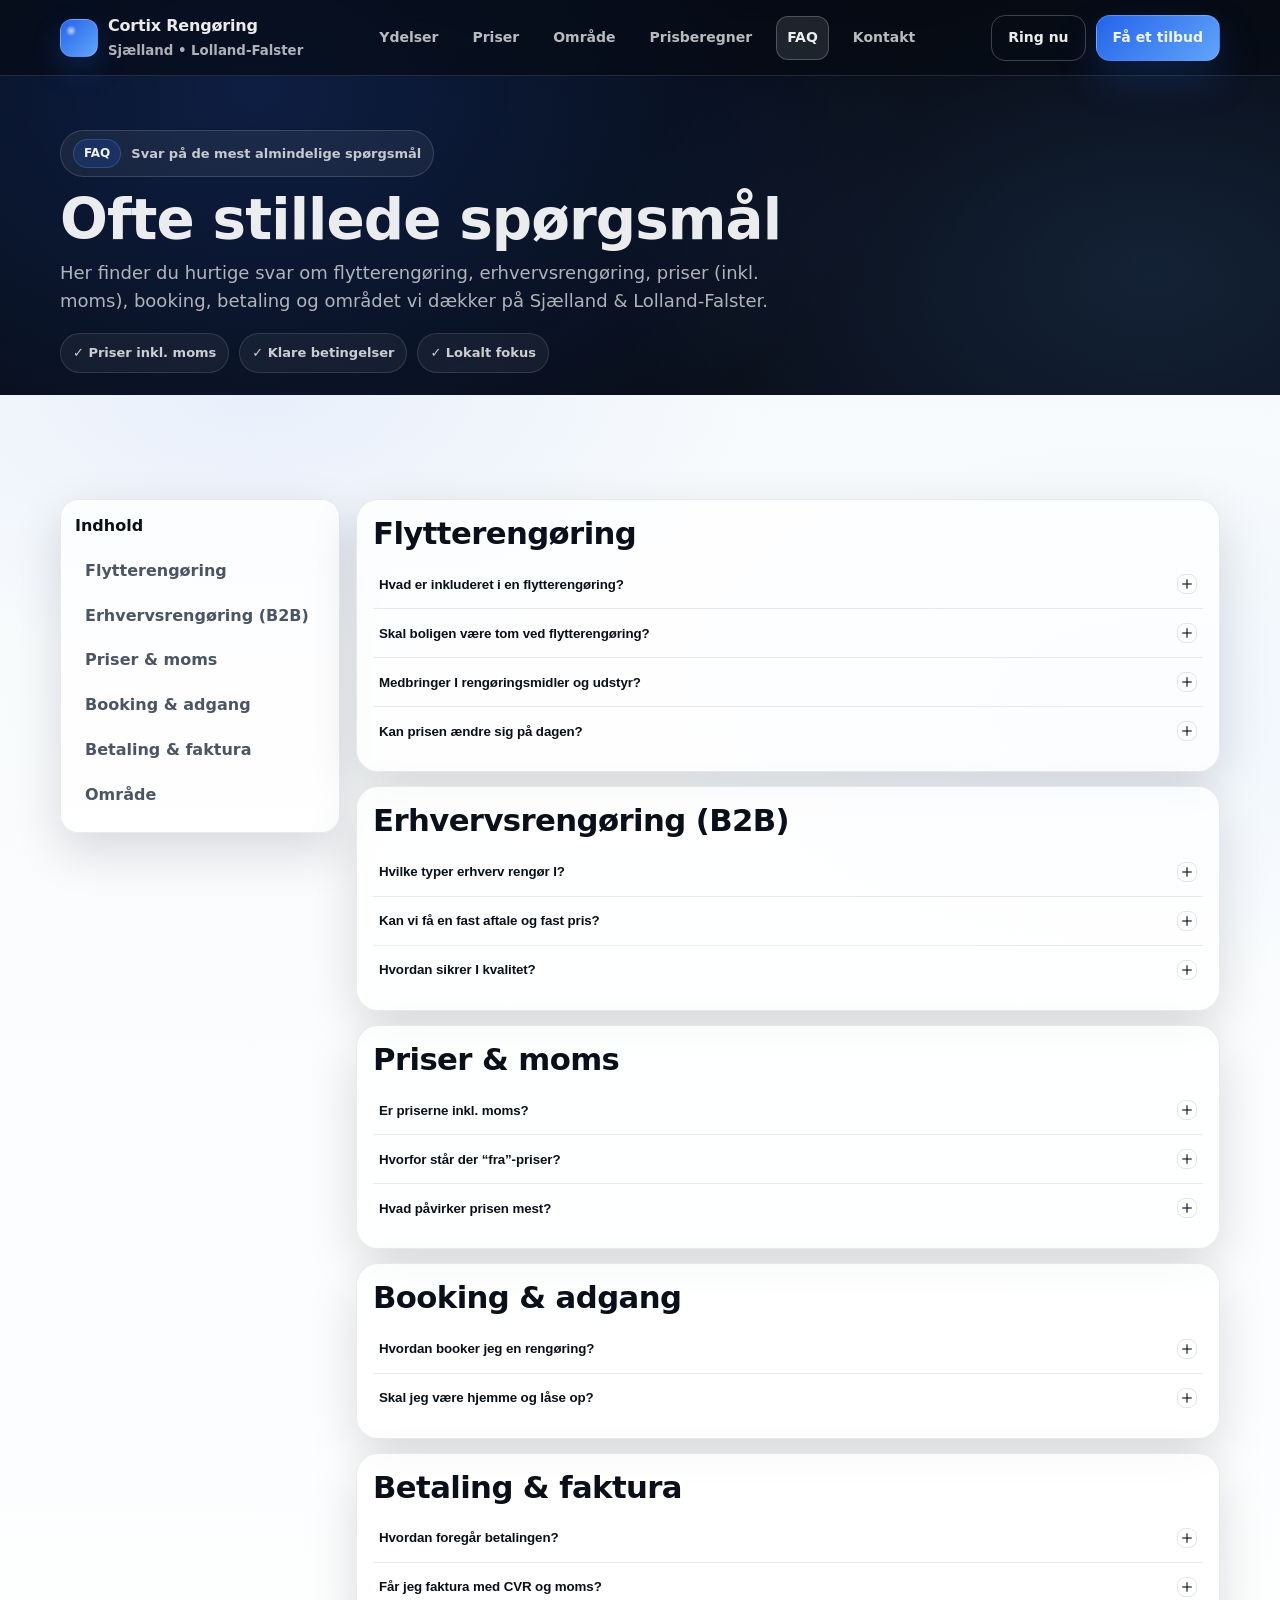
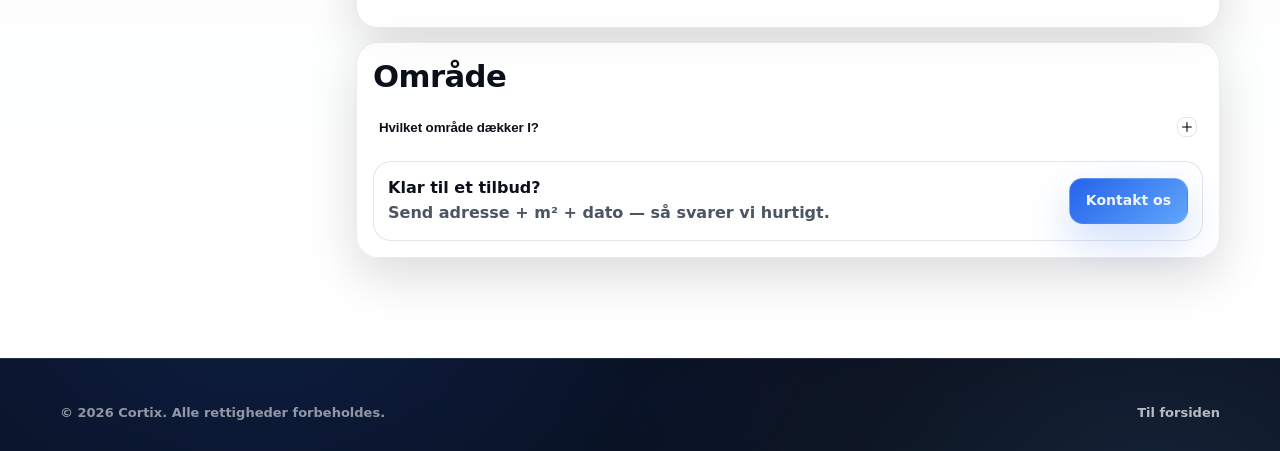
<file: web2/faq.html>
<!doctype html>
<html lang="da">
<head>
  <meta charset="utf-8" />
  <meta name="viewport" content="width=device-width,initial-scale=1" />
  <title>FAQ – Flytterengøring & Erhvervsrengøring | Cortix Rengøring</title>
  <meta name="description" content="FAQ: priser inkl. moms, hvad der er inkluderet, ekstra ydelser, booking, betaling og områder på Sjælland & Lolland-Falster." />
  <link rel="stylesheet" href="style.css" />
  <script src="app.js" defer></script>
</head>

<body>
  <header class="header">
    <div class="container navwrap">
      <a class="brand" href="index.html">
        <span class="logo" aria-hidden="true"></span>
        <span class="brandText">
          <b>Cortix Rengøring</b>
          <small>Sjælland • Lolland-Falster</small>
        </span>
      </a>

      <nav class="nav" aria-label="Hovednavigation">
        <a href="index.html#ydelser">Ydelser</a>
        <a href="index.html#priser">Priser</a>
        <a href="index.html#omrade">Område</a>
        <a href="index.html#kalkulator">Prisberegner</a>
        <a href="faq.html" class="pillLink active">FAQ</a>
        <a href="kontakt.html">Kontakt</a>
      </nav>

      <div class="navActions">
        <a class="btn ghost" href="tel:+4571317815">Ring nu</a>
        <a class="btn primary" href="kontakt.html">Få et tilbud</a>
        <button class="iconBtn" id="burger" aria-label="Åbn menu" aria-expanded="false" aria-controls="mobileMenu">
          <svg width="20" height="20" viewBox="0 0 24 24" fill="none" aria-hidden="true">
            <path d="M4 7h16M4 12h16M4 17h16" stroke="currentColor" stroke-width="2" stroke-linecap="round"/>
          </svg>
        </button>
      </div>
    </div>

    <div class="mobileMenu" id="mobileMenu">
      <div class="container">
        <a href="index.html#ydelser">Ydelser</a>
        <a href="index.html#priser">Priser</a>
        <a href="faq.html">FAQ</a>
        <a href="kontakt.html">Kontakt</a>
        <div class="mobileCTA">
          <a class="btn ghost" href="tel:+4571317815">Ring nu</a>
          <a class="btn primary" href="kontakt.html">Få et tilbud</a>
        </div>
      </div>
    </div>
  </header>

  <main>
    <section class="pageHero">
      <div class="container">
        <div class="kicker reveal"><span class="tag">FAQ</span> Svar på de mest almindelige spørgsmål</div>
        <h1 class="reveal">Ofte stillede spørgsmål</h1>
        <p class="lead reveal">
          Her finder du hurtige svar om flytterengøring, erhvervsrengøring, priser (inkl. moms),
          booking, betaling og området vi dækker på Sjælland & Lolland-Falster.
        </p>

        <div class="faqMeta reveal">
          <div class="faqPill">✓ Priser inkl. moms</div>
          <div class="faqPill">✓ Klare betingelser</div>
          <div class="faqPill">✓ Lokalt fokus</div>
        </div>
      </div>
    </section>

    <section class="section sectionLight">
      <div class="container">
        <div class="faqLayout">
          <!-- Sidebar -->
          <aside class="faqAside reveal" aria-label="FAQ navigation">
            <b>Indhold</b>
            <a href="#flyt">Flytterengøring</a>
            <a href="#erhverv">Erhvervsrengøring (B2B)</a>
            <a href="#priser">Priser & moms</a>
            <a href="#booking">Booking & adgang</a>
            <a href="#betaling">Betaling & faktura</a>
            <a href="#omrade">Område</a>
          </aside>

          <!-- Content -->
          <div class="faqContent">
            <div class="faqSection reveal" id="flyt">
              <h2>Flytterengøring</h2>

              <div class="faqItem" data-faq>
                <button class="faqQ" type="button" aria-expanded="false">
                  Hvad er inkluderet i en flytterengøring?
                  <span class="faqIcon" aria-hidden="true"></span>
                </button>
                <div class="faqA">
                  Typisk inkluderer vi støvsugning og gulvvask, rengøring af synlige flader, paneler, døre og karme samt standard rengøring af køkken og bad.
                  Tilvalg kan aftales (fx ovn/køleskab indvendigt, ekstra afkalkning, vinduer).
                </div>
              </div>

              <div class="faqItem" data-faq>
                <button class="faqQ" type="button" aria-expanded="false">
                  Skal boligen være tom ved flytterengøring?
                  <span class="faqIcon" aria-hidden="true"></span>
                </button>
                <div class="faqA">
                  Det er bedst hvis boligen er så tom som muligt, så vi kan komme til overalt. Hvis der er møbler/ting, så skriv det — vi kan ofte stadig løse opgaven, men prisen/omfang kan ændre sig.
                </div>
              </div>

              <div class="faqItem" data-faq>
                <button class="faqQ" type="button" aria-expanded="false">
                  Medbringer I rengøringsmidler og udstyr?
                  <span class="faqIcon" aria-hidden="true"></span>
                </button>
                <div class="faqA">
                  Ja, som udgangspunkt medbringer vi standard rengøringsmidler og basisudstyr. Hvis du har særlige ønsker eller materialer, så aftaler vi det på forhånd.
                </div>
              </div>

              <div class="faqItem" data-faq>
                <button class="faqQ" type="button" aria-expanded="false">
                  Kan prisen ændre sig på dagen?
                  <span class="faqIcon" aria-hidden="true"></span>
                </button>
                <div class="faqA">
                  Vi prøver altid at give en fast pris. Hvis forholdene afviger væsentligt fra det aftalte (fx meget mere snavs, ekstra rum, meget hård afkalkning eller flere tilvalg), kan der komme merpris — men vi aftaler det altid med dig først.
                </div>
              </div>
            </div>

            <div class="faqSection reveal" id="erhverv">
              <h2>Erhvervsrengøring (B2B)</h2>

              <div class="faqItem" data-faq>
                <button class="faqQ" type="button" aria-expanded="false">
                  Hvilke typer erhverv rengør I?
                  <span class="faqIcon" aria-hidden="true"></span>
                </button>
                <div class="faqA">
                  Vi kan hjælpe med kontor, klinik, butik og mindre erhvervslokaler. Omfang og frekvens tilpasses efter jeres behov (dagligt, ugentligt eller efter aftale).
                </div>
              </div>

              <div class="faqItem" data-faq>
                <button class="faqQ" type="button" aria-expanded="false">
                  Kan vi få en fast aftale og fast pris?
                  <span class="faqIcon" aria-hidden="true"></span>
                </button>
                <div class="faqA">
                  Ja. For B2B giver det ofte bedst mening med en fast plan og en aftalt pris baseret på m², frekvens og opgavetyper. Vi kan starte med en prøveperiode og justere.
                </div>
              </div>

              <div class="faqItem" data-faq>
                <button class="faqQ" type="button" aria-expanded="false">
                  Hvordan sikrer I kvalitet?
                  <span class="faqIcon" aria-hidden="true"></span>
                </button>
                <div class="faqA">
                  Vi arbejder efter en aftalt tjekliste og forventningsafstemning. For faste aftaler kan vi lave en simpel kvalitetskontrol (fx månedlig gennemgang).
                </div>
              </div>
            </div>

            <div class="faqSection reveal" id="priser">
              <h2>Priser & moms</h2>

              <div class="faqItem" data-faq>
                <button class="faqQ" type="button" aria-expanded="false">
                  Er priserne inkl. moms?
                  <span class="faqIcon" aria-hidden="true"></span>
                </button>
                <div class="faqA">
                  Ja, de vejledende priser på hjemmesiden er inkl. moms. På tilbud og faktura fremgår moms tydeligt.
                </div>
              </div>

              <div class="faqItem" data-faq>
                <button class="faqQ" type="button" aria-expanded="false">
                  Hvorfor står der “fra”-priser?
                  <span class="faqIcon" aria-hidden="true"></span>
                </button>
                <div class="faqA">
                  Fordi pris afhænger af størrelse (m²), stand og evt. tilvalg. “Fra” er et udgangspunkt — vi giver et konkret tilbud baseret på din opgave.
                </div>
              </div>

              <div class="faqItem" data-faq>
                <button class="faqQ" type="button" aria-expanded="false">
                  Hvad påvirker prisen mest?
                  <span class="faqIcon" aria-hidden="true"></span>
                </button>
                <div class="faqA">
                  Typisk m², stand (meget snavs/afkalkning), antal bade/køkkener og tilvalg som ovn/køleskab indvendigt eller vinduer.
                </div>
              </div>
            </div>

            <div class="faqSection reveal" id="booking">
              <h2>Booking & adgang</h2>

              <div class="faqItem" data-faq>
                <button class="faqQ" type="button" aria-expanded="false">
                  Hvordan booker jeg en rengøring?
                  <span class="faqIcon" aria-hidden="true"></span>
                </button>
                <div class="faqA">
                  Du kan kontakte os via kontaktformularen eller telefon. Send gerne adresse, ca. m², dato og særlige ønsker — så svarer vi med et tilbud.
                </div>
              </div>

              <div class="faqItem" data-faq>
                <button class="faqQ" type="button" aria-expanded="false">
                  Skal jeg være hjemme og låse op?
                  <span class="faqIcon" aria-hidden="true"></span>
                </button>
                <div class="faqA">
                  Ikke nødvendigvis. Mange kunder låser op, afleverer nøgle eller møder os ved start. Vi aftaler altid adgang og tidspunkt på forhånd.
                </div>
              </div>
            </div>

            <div class="faqSection reveal" id="betaling">
              <h2>Betaling & faktura</h2>

              <div class="faqItem" data-faq>
                <button class="faqQ" type="button" aria-expanded="false">
                  Hvordan foregår betalingen?
                  <span class="faqIcon" aria-hidden="true"></span>
                </button>
                <div class="faqA">
                  Normalt sender vi en faktura efter udført arbejde. Betalingsfrist afhænger af aftalen (typisk 8 dage), og fremgår af fakturaen.
                </div>
              </div>

              <div class="faqItem" data-faq>
                <button class="faqQ" type="button" aria-expanded="false">
                  Får jeg faktura med CVR og moms?
                  <span class="faqIcon" aria-hidden="true"></span>
                </button>
                <div class="faqA">
                  Ja, vi udsteder faktura med CVR og moms specificeret. Det gælder både privat og erhverv.
                </div>
              </div>
            </div>

            <div class="faqSection reveal" id="omrade">
              <h2>Område</h2>

              <div class="faqItem" data-faq>
                <button class="faqQ" type="button" aria-expanded="false">
                  Hvilket område dækker I?
                  <span class="faqIcon" aria-hidden="true"></span>
                </button>
                <div class="faqA">
                  Vi dækker Sjælland og Lolland-Falster. Hvis du er i nærheden, så skriv — vi finder ofte en løsning.
                </div>
              </div>

              <div class="faqCTA reveal">
                <div>
                  <b>Klar til et tilbud?</b>
                  <p class="muted">Send adresse + m² + dato — så svarer vi hurtigt.</p>
                </div>
                <a class="btn primary" href="kontakt.html">Kontakt os</a>
              </div>
            </div>
          </div>
        </div>

        <!-- FAQ schema will be injected by JS -->
      </div>
    </section>

    <footer class="footer">
      <div class="container subfoot">
        <span>© <span id="year"></span> Cortix. Alle rettigheder forbeholdes.</span>
        <span><a href="index.html">Til forsiden</a></span>
      </div>
    </footer>
  </main>
</body>
</html>
</file>
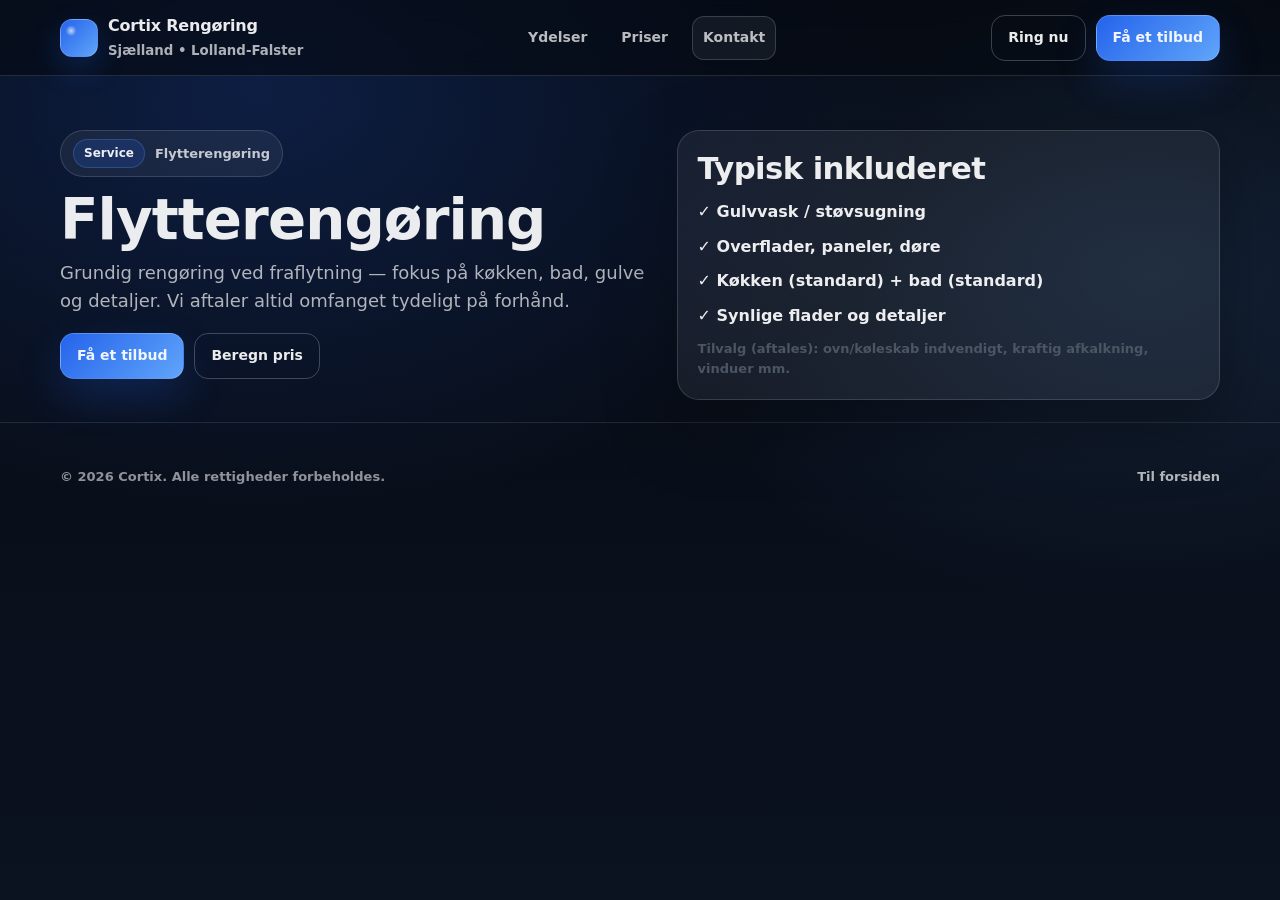
<file: web2/flytterengoring.html>
<!doctype html>
<html lang="da">
<head>
  <meta charset="utf-8" />
  <meta name="viewport" content="width=device-width,initial-scale=1" />
  <title>Flytterengøring – Cortix Rengøring</title>
  <meta name="description" content="Flytterengøring på Sjælland og Lolland-Falster. Grundigt resultat og klare aftaler." />
  <link rel="stylesheet" href="style.css" />
  <script src="app.js" defer></script>
</head>

<body>
  <header class="header">
    <div class="container navwrap">
      <a class="brand" href="index.html">
        <span class="logo" aria-hidden="true"></span>
        <span class="brandText">
          <b>Cortix Rengøring</b>
          <small>Sjælland • Lolland-Falster</small>
        </span>
      </a>

      <nav class="nav">
        <a href="index.html#ydelser">Ydelser</a>
        <a href="index.html#priser">Priser</a>
        <a class="pillLink" href="kontakt.html">Kontakt</a>
      </nav>

      <div class="navActions">
        <a class="btn ghost" href="tel:+4571317815">Ring nu</a>
        <a class="btn primary" href="kontakt.html">Få et tilbud</a>
        <button class="iconBtn" id="burger" aria-label="Åbn menu" aria-expanded="false" aria-controls="mobileMenu">
          <svg width="20" height="20" viewBox="0 0 24 24" fill="none" aria-hidden="true">
            <path d="M4 7h16M4 12h16M4 17h16" stroke="currentColor" stroke-width="2" stroke-linecap="round"/>
          </svg>
        </button>
      </div>
    </div>

    <div class="mobileMenu" id="mobileMenu">
      <div class="container">
        <a href="index.html#ydelser">Ydelser</a>
        <a href="index.html#priser">Priser</a>
        <a href="kontakt.html">Kontakt</a>
      </div>
    </div>
  </header>

  <main>
    <section class="pageHero">
      <div class="container pageGrid">
        <div class="reveal">
          <div class="kicker"><span class="tag">Service</span> Flytterengøring</div>
          <h1>Flytterengøring</h1>
          <p class="lead">
            Grundig rengøring ved fraflytning — fokus på køkken, bad, gulve og detaljer.
            Vi aftaler altid omfanget tydeligt på forhånd.
          </p>

          <div class="inlineActions">
            <a class="btn primary" href="kontakt.html">Få et tilbud</a>
            <a class="btn ghost" href="index.html#kalkulator">Beregn pris</a>
          </div>
        </div>

        <div class="panel reveal">
          <h2>Typisk inkluderet</h2>
          <ul class="bullets">
            <li>✓ Gulvvask / støvsugning</li>
            <li>✓ Overflader, paneler, døre</li>
            <li>✓ Køkken (standard) + bad (standard)</li>
            <li>✓ Synlige flader og detaljer</li>
          </ul>
          <p class="mutedSm">
            Tilvalg (aftales): ovn/køleskab indvendigt, kraftig afkalkning, vinduer mm.
          </p>
        </div>
      </div>
    </section>

    <footer class="footer">
      <div class="container subfoot">
        <span>© <span id="year"></span> Cortix. Alle rettigheder forbeholdes.</span>
        <span><a href="index.html">Til forsiden</a></span>
      </div>
    </footer>
  </main>
</body>
</html>
</file>
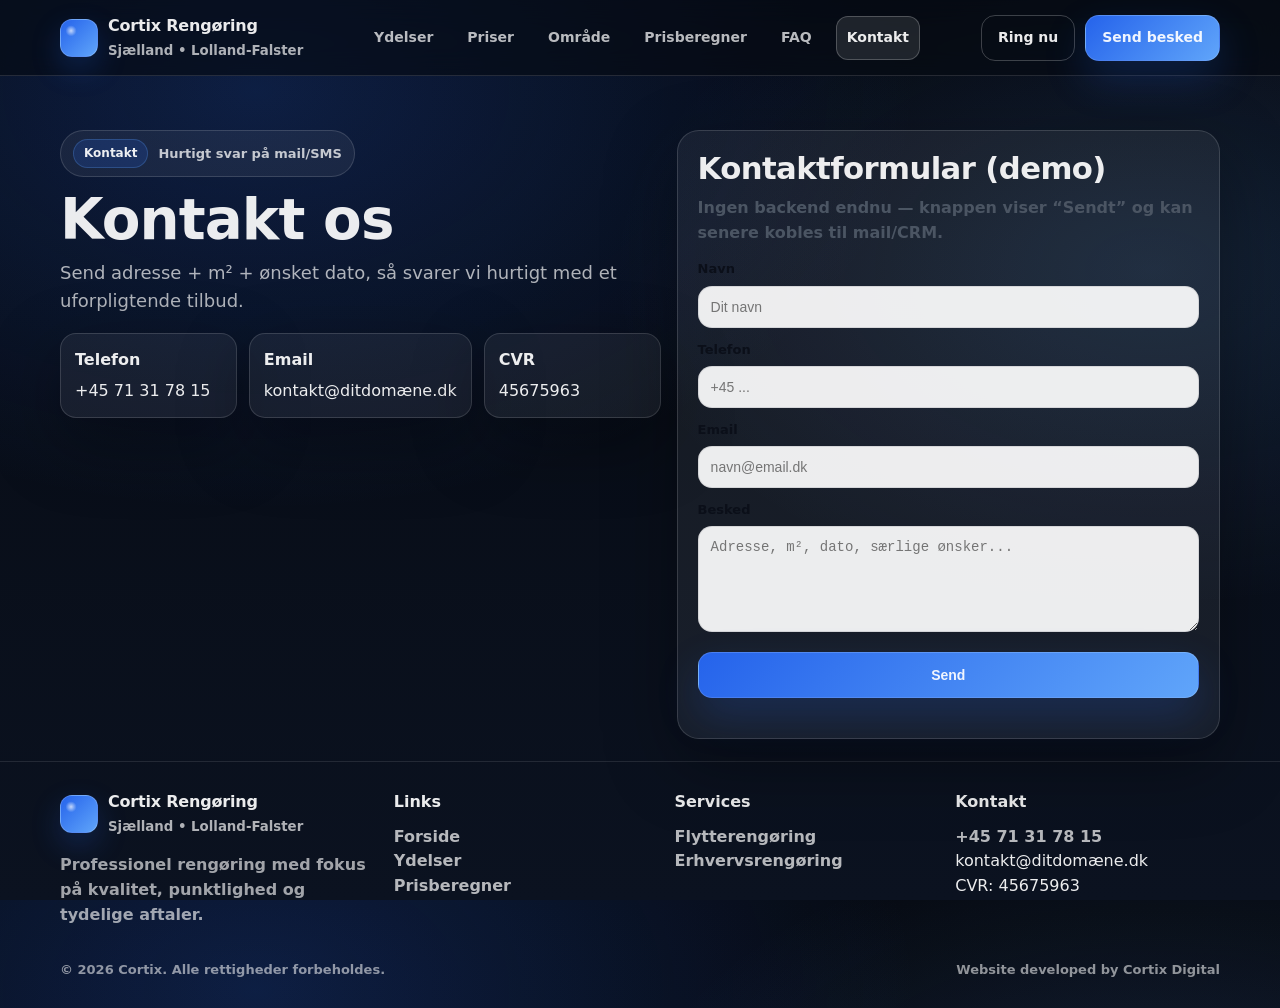
<file: web2/kontakt.html>
<!doctype html>
<html lang="da">
<head>
  <meta charset="utf-8" />
  <meta name="viewport" content="width=device-width,initial-scale=1" />
  <title>Kontakt – Cortix Rengøring</title>
  <meta name="description" content="Kontakt Cortix Rengøring. Send en forespørgsel eller ring. Sjælland og Lolland-Falster." />
  <link rel="stylesheet" href="style.css" />
  <script src="app.js" defer></script>
</head>

<body>
  <header class="header">
    <div class="container navwrap">
      <a class="brand" href="index.html">
        <span class="logo" aria-hidden="true"></span>
        <span class="brandText">
          <b>Cortix Rengøring</b>
          <small>Sjælland • Lolland-Falster</small>
        </span>
      </a>

      <nav class="nav" aria-label="Hovednavigation">
        <a href="index.html#ydelser">Ydelser</a>
        <a href="index.html#priser">Priser</a>
        <a href="index.html#omrade">Område</a>
        <a href="index.html#kalkulator">Prisberegner</a>
        <a href="faq.html">FAQ</a>
        <a class="pillLink active" href="kontakt.html">Kontakt</a>
      </nav>

      <div class="navActions">
        <a class="btn ghost" href="tel:+4571317815">Ring nu</a>
        <a class="btn primary" href="#form">Send besked</a>
        <button class="iconBtn" id="burger" aria-label="Åbn menu" aria-expanded="false" aria-controls="mobileMenu">
          <svg width="20" height="20" viewBox="0 0 24 24" fill="none" aria-hidden="true">
            <path d="M4 7h16M4 12h16M4 17h16" stroke="currentColor" stroke-width="2" stroke-linecap="round"/>
          </svg>
        </button>
      </div>
    </div>

    <div class="mobileMenu" id="mobileMenu">
      <div class="container">
        <a href="index.html#ydelser">Ydelser</a>
        <a href="index.html#priser">Priser</a>
        <a href="index.html#omrade">Område</a>
        <a href="index.html#kalkulator">Prisberegner</a>
        <a href="kontakt.html">Kontakt</a>
        <div class="mobileCTA">
          <a class="btn ghost" href="tel:+4571317815">Ring nu</a>
          <a class="btn primary" href="#form">Send besked</a>
        </div>
      </div>
    </div>
  </header>

  <main>
    <section class="pageHero">
      <div class="container pageGrid">
        <div class="reveal">
          <div class="kicker">
            <span class="tag">Kontakt</span>
            Hurtigt svar på mail/SMS
          </div>
          <h1>Kontakt os</h1>
          <p class="lead">
            Send adresse + m² + ønsket dato, så svarer vi hurtigt med et uforpligtende tilbud.
          </p>

          <div class="infoCards">
            <div class="infoCard">
              <b>Telefon</b>
              <a href="tel:+4571317815">+45 71 31 78 15</a>
            </div>
            <div class="infoCard">
              <b>Email</b>
              <span>kontakt@ditdomæne.dk</span>
            </div>
            <div class="infoCard">
              <b>CVR</b>
              <span>45675963</span>
            </div>
          </div>
        </div>

        <div class="panel reveal" id="form">
          <h2>Kontaktformular (demo)</h2>
          <p class="muted">Ingen backend endnu — knappen viser “Sendt” og kan senere kobles til mail/CRM.</p>

          <form class="form" id="contactForm">
            <div class="field">
              <label for="cName">Navn</label>
              <input id="cName" type="text" placeholder="Dit navn" required />
            </div>
            <div class="field">
              <label for="cPhone">Telefon</label>
              <input id="cPhone" type="tel" placeholder="+45 ..." required />
            </div>
            <div class="field">
              <label for="cEmail">Email</label>
              <input id="cEmail" type="email" placeholder="navn@email.dk" required />
            </div>
            <div class="field">
              <label for="cMsg">Besked</label>
              <textarea id="cMsg" rows="5" placeholder="Adresse, m², dato, særlige ønsker..." required></textarea>
            </div>

            <button class="btn primary w100" type="submit">Send</button>
            <div class="formStatus" id="formStatus" role="status" aria-live="polite"></div>
          </form>
        </div>
      </div>
    </section>

    <footer class="footer">
      <div class="container footGrid">
        <div>
          <div class="brand footBrand">
            <span class="logo" aria-hidden="true"></span>
            <span class="brandText">
              <b>Cortix Rengøring</b>
              <small>Sjælland • Lolland-Falster</small>
            </span>
          </div>
          <p class="footText">Professionel rengøring med fokus på kvalitet, punktlighed og tydelige aftaler.</p>
        </div>

        <div>
          <h4>Links</h4>
          <a href="index.html">Forside</a><br/>
          <a href="index.html#ydelser">Ydelser</a><br/>
          <a href="index.html#kalkulator">Prisberegner</a>
        </div>

        <div>
          <h4>Services</h4>
          <a href="flytterengoring.html">Flytterengøring</a><br/>
          <a href="erhvervsrengoring.html">Erhvervsrengøring</a>
        </div>

        <div>
          <h4>Kontakt</h4>
          <a href="tel:+4571317815">+45 71 31 78 15</a><br/>
          <span>kontakt@ditdomæne.dk</span><br/>
          <span>CVR: 45675963</span>
        </div>
      </div>

      <div class="container subfoot">
        <span>© <span id="year"></span> Cortix. Alle rettigheder forbeholdes.</span>
        <span>Website developed by Cortix Digital</span>
      </div>
    </footer>
  </main>
</body>
</html>
</file>
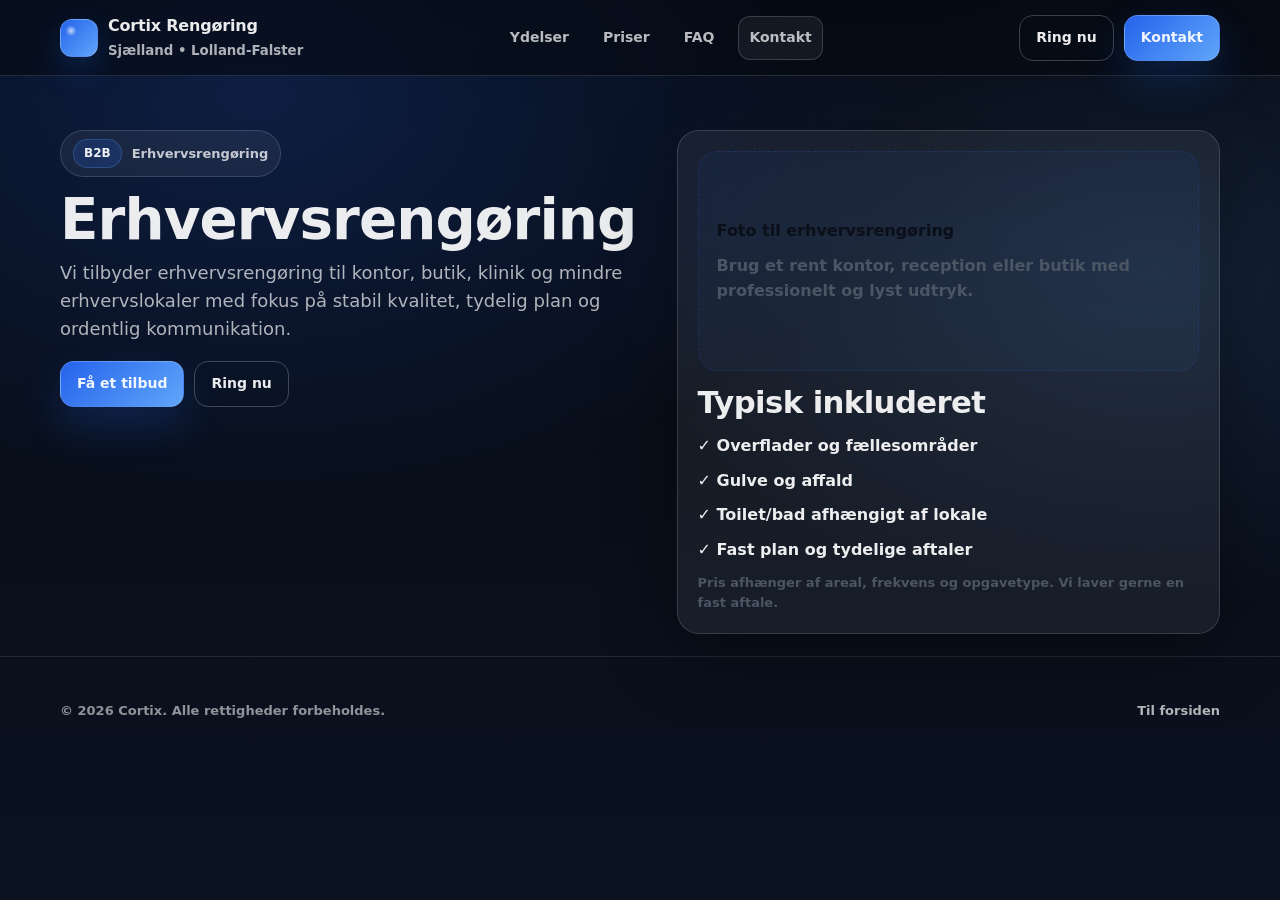
<file: web2/web2/erhvervsrengoring.html>
<!doctype html>
<html lang="da">
<head>
  <meta charset="utf-8" />
  <meta name="viewport" content="width=device-width,initial-scale=1" />
  <title>Erhvervsrengøring – Cortix Rengøring</title>
  <meta name="description" content="Erhvervsrengøring til kontor, butik og mindre erhvervslokaler på Sjælland og Lolland-Falster." />
  <link rel="stylesheet" href="style.css" />
  <script src="app.js" defer></script>
</head>

<body>
  <header class="header">
    <div class="container navwrap">
      <a class="brand" href="index.html">
        <span class="logo" aria-hidden="true"></span>
        <span class="brandText">
          <b>Cortix Rengøring</b>
          <small>Sjælland • Lolland-Falster</small>
        </span>
      </a>

      <nav class="nav">
        <a href="index.html#ydelser">Ydelser</a>
        <a href="index.html#priser">Priser</a>
        <a href="faq.html">FAQ</a>
        <a class="pillLink" href="kontakt.html">Kontakt</a>
      </nav>

      <div class="navActions">
        <a class="btn ghost" href="tel:+4571317815">Ring nu</a>
        <a class="btn primary" href="kontakt.html">Kontakt</a>
        <button class="iconBtn" id="burger" aria-label="Åbn menu" aria-expanded="false" aria-controls="mobileMenu">
          <svg width="20" height="20" viewBox="0 0 24 24" fill="none" aria-hidden="true">
            <path d="M4 7h16M4 12h16M4 17h16" stroke="currentColor" stroke-width="2" stroke-linecap="round"/>
          </svg>
        </button>
      </div>
    </div>

    <div class="mobileMenu" id="mobileMenu">
      <div class="container">
        <a href="index.html#ydelser">Ydelser</a>
        <a href="index.html#priser">Priser</a>
        <a href="faq.html">FAQ</a>
        <a href="kontakt.html">Kontakt</a>
      </div>
    </div>
  </header>

  <main>
    <section class="pageHero">
      <div class="container pageGrid">
        <div class="reveal">
          <div class="kicker"><span class="tag">B2B</span> Erhvervsrengøring</div>
          <h1>Erhvervsrengøring</h1>
          <p class="lead">
            Vi tilbyder erhvervsrengøring til kontor, butik, klinik og mindre erhvervslokaler med fokus på stabil kvalitet, tydelig plan og ordentlig kommunikation.
          </p>

          <div class="inlineActions">
            <a class="btn primary" href="kontakt.html">Få et tilbud</a>
            <a class="btn ghost" href="tel:+4571317815">Ring nu</a>
          </div>
        </div>

        <div class="panel reveal">
          <div class="photoPlaceholder pagePhoto">
            <div class="phLabel">Foto til erhvervsrengøring</div>
            <div class="phText">Brug et rent kontor, reception eller butik med professionelt og lyst udtryk.</div>
          </div>
          <h2>Typisk inkluderet</h2>
          <ul class="bullets">
            <li>✓ Overflader og fællesområder</li>
            <li>✓ Gulve og affald</li>
            <li>✓ Toilet/bad afhængigt af lokale</li>
            <li>✓ Fast plan og tydelige aftaler</li>
          </ul>
          <p class="mutedSm">Pris afhænger af areal, frekvens og opgavetype. Vi laver gerne en fast aftale.</p>
        </div>
      </div>
    </section>

    <footer class="footer">
      <div class="container subfoot">
        <span>© <span id="year"></span> Cortix. Alle rettigheder forbeholdes.</span>
        <span><a href="index.html">Til forsiden</a></span>
      </div>
    </footer>
  </main>
</body>
</html>
</file>
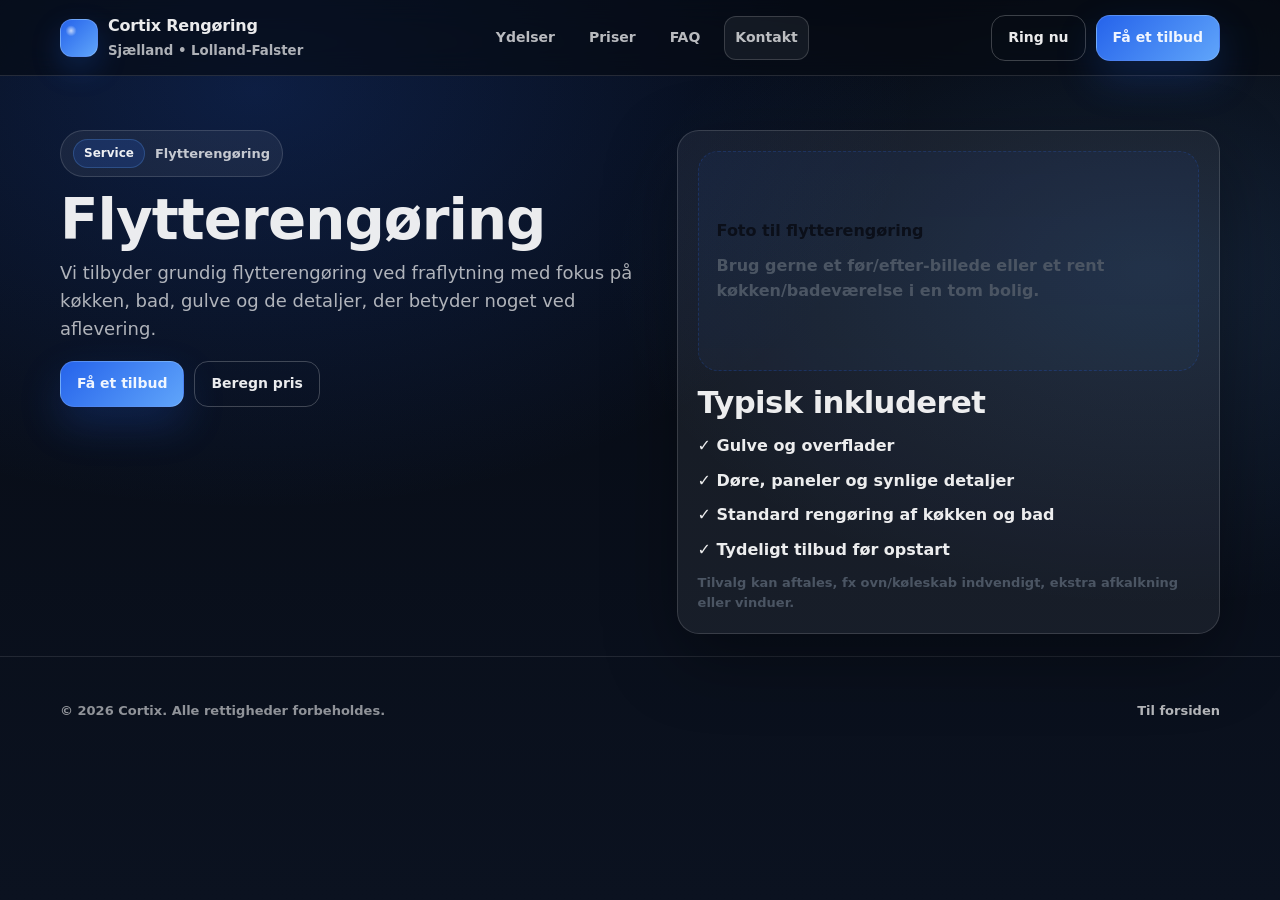
<file: web2/web2/flytterengoring.html>
<!doctype html>
<html lang="da">
<head>
  <meta charset="utf-8" />
  <meta name="viewport" content="width=device-width,initial-scale=1" />
  <title>Flytterengøring – Cortix Rengøring</title>
  <meta name="description" content="Flytterengøring på Sjælland og Lolland-Falster. Grundig rengøring ved fraflytning med klare aftaler og priser inkl. moms." />
  <link rel="stylesheet" href="style.css" />
  <script src="app.js" defer></script>
</head>

<body>
  <header class="header">
    <div class="container navwrap">
      <a class="brand" href="index.html">
        <span class="logo" aria-hidden="true"></span>
        <span class="brandText">
          <b>Cortix Rengøring</b>
          <small>Sjælland • Lolland-Falster</small>
        </span>
      </a>

      <nav class="nav">
        <a href="index.html#ydelser">Ydelser</a>
        <a href="index.html#priser">Priser</a>
        <a href="faq.html">FAQ</a>
        <a class="pillLink" href="kontakt.html">Kontakt</a>
      </nav>

      <div class="navActions">
        <a class="btn ghost" href="tel:+4571317815">Ring nu</a>
        <a class="btn primary" href="kontakt.html">Få et tilbud</a>
        <button class="iconBtn" id="burger" aria-label="Åbn menu" aria-expanded="false" aria-controls="mobileMenu">
          <svg width="20" height="20" viewBox="0 0 24 24" fill="none" aria-hidden="true">
            <path d="M4 7h16M4 12h16M4 17h16" stroke="currentColor" stroke-width="2" stroke-linecap="round"/>
          </svg>
        </button>
      </div>
    </div>

    <div class="mobileMenu" id="mobileMenu">
      <div class="container">
        <a href="index.html#ydelser">Ydelser</a>
        <a href="index.html#priser">Priser</a>
        <a href="faq.html">FAQ</a>
        <a href="kontakt.html">Kontakt</a>
      </div>
    </div>
  </header>

  <main>
    <section class="pageHero">
      <div class="container pageGrid">
        <div class="reveal">
          <div class="kicker"><span class="tag">Service</span> Flytterengøring</div>
          <h1>Flytterengøring</h1>
          <p class="lead">
            Vi tilbyder grundig flytterengøring ved fraflytning med fokus på køkken, bad, gulve og de detaljer, der betyder noget ved aflevering.
          </p>

          <div class="inlineActions">
            <a class="btn primary" href="kontakt.html">Få et tilbud</a>
            <a class="btn ghost" href="index.html#kalkulator">Beregn pris</a>
          </div>
        </div>

        <div class="panel reveal">
          <div class="photoPlaceholder pagePhoto">
            <div class="phLabel">Foto til flytterengøring</div>
            <div class="phText">Brug gerne et før/efter-billede eller et rent køkken/badeværelse i en tom bolig.</div>
          </div>
          <h2>Typisk inkluderet</h2>
          <ul class="bullets">
            <li>✓ Gulve og overflader</li>
            <li>✓ Døre, paneler og synlige detaljer</li>
            <li>✓ Standard rengøring af køkken og bad</li>
            <li>✓ Tydeligt tilbud før opstart</li>
          </ul>
          <p class="mutedSm">Tilvalg kan aftales, fx ovn/køleskab indvendigt, ekstra afkalkning eller vinduer.</p>
        </div>
      </div>
    </section>

    <footer class="footer">
      <div class="container subfoot">
        <span>© <span id="year"></span> Cortix. Alle rettigheder forbeholdes.</span>
        <span><a href="index.html">Til forsiden</a></span>
      </div>
    </footer>
  </main>
</body>
</html>
</file>
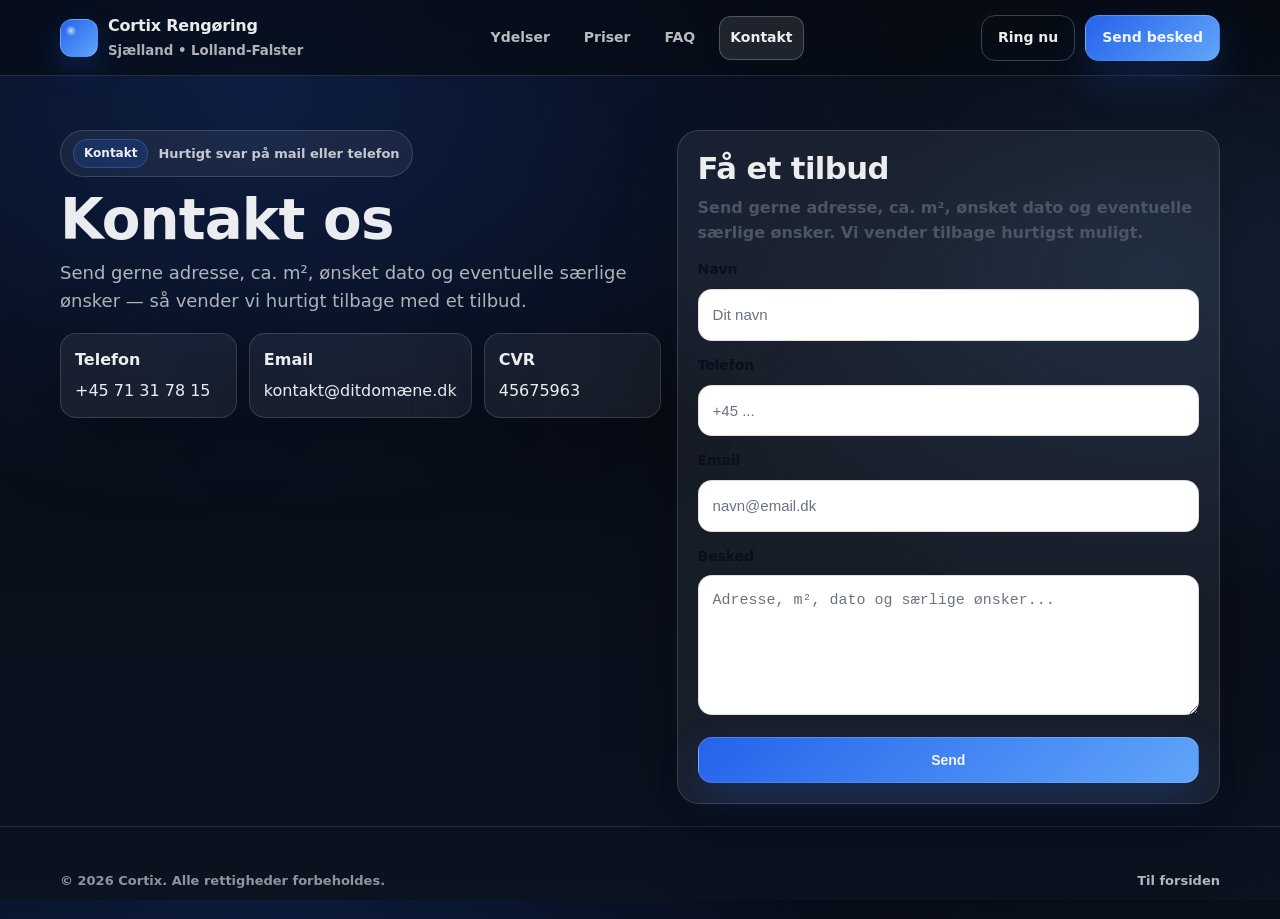
<file: web2/web2/kontakt.html>
<!doctype html>
<html lang="da">
<head>
  <meta charset="utf-8" />
  <meta name="viewport" content="width=device-width,initial-scale=1" />
  <title>Kontakt – Cortix Rengøring</title>
  <meta name="description" content="Kontakt Cortix Rengøring for tilbud på flytterengøring, erhvervsrengøring eller privat rengøring." />
  <link rel="stylesheet" href="style.css" />
  <script src="app.js" defer></script>
</head>

<body>
  <header class="header">
    <div class="container navwrap">
      <a class="brand" href="index.html">
        <span class="logo" aria-hidden="true"></span>
        <span class="brandText">
          <b>Cortix Rengøring</b>
          <small>Sjælland • Lolland-Falster</small>
        </span>
      </a>

      <nav class="nav" aria-label="Hovednavigation">
        <a href="index.html#ydelser">Ydelser</a>
        <a href="index.html#priser">Priser</a>
        <a href="faq.html">FAQ</a>
        <a class="pillLink active" href="kontakt.html">Kontakt</a>
      </nav>

      <div class="navActions">
        <a class="btn ghost" href="tel:+4571317815">Ring nu</a>
        <a class="btn primary" href="#form">Send besked</a>
        <button class="iconBtn" id="burger" aria-label="Åbn menu" aria-expanded="false" aria-controls="mobileMenu">
          <svg width="20" height="20" viewBox="0 0 24 24" fill="none" aria-hidden="true">
            <path d="M4 7h16M4 12h16M4 17h16" stroke="currentColor" stroke-width="2" stroke-linecap="round"/>
          </svg>
        </button>
      </div>
    </div>

    <div class="mobileMenu" id="mobileMenu">
      <div class="container">
        <a href="index.html#ydelser">Ydelser</a>
        <a href="index.html#priser">Priser</a>
        <a href="faq.html">FAQ</a>
        <a href="kontakt.html">Kontakt</a>
        <div class="mobileCTA">
          <a class="btn ghost" href="tel:+4571317815">Ring nu</a>
          <a class="btn primary" href="#form">Send besked</a>
        </div>
      </div>
    </div>
  </header>

  <main>
    <section class="pageHero">
      <div class="container pageGrid">
        <div class="reveal">
          <div class="kicker">
            <span class="tag">Kontakt</span>
            Hurtigt svar på mail eller telefon
          </div>
          <h1>Kontakt os</h1>
          <p class="lead">
            Send gerne adresse, ca. m², ønsket dato og eventuelle særlige ønsker — så vender vi hurtigt tilbage med et tilbud.
          </p>

          <div class="infoCards">
            <div class="infoCard">
              <b>Telefon</b>
              <a href="tel:+4571317815">+45 71 31 78 15</a>
            </div>
            <div class="infoCard">
              <b>Email</b>
              <span>kontakt@ditdomæne.dk</span>
            </div>
            <div class="infoCard">
              <b>CVR</b>
              <span>45675963</span>
            </div>
          </div>
        </div>

        <div class="panel reveal" id="form">
            <h2>Få et tilbud</h2>
            <p class="muted">
              Send gerne adresse, ca. m², ønsket dato og eventuelle særlige ønsker.
              Vi vender tilbage hurtigst muligt.
            </p>
          <form
            class="form"
            id="contactForm"
            name="contact"
            method="POST"
            data-netlify="true"
            netlify-honeypot="bot-field"
          >
                  <input type="hidden" name="form-name" value="contact" />

                  <p class="hiddenTrap">
                    <label>Do not fill this out: <input name="bot-field" /></label>
                  </p>

                  <div class="field">
                    <label for="cName">Navn</label>
                    <input id="cName" name="name" type="text" placeholder="Dit navn" required />
                  </div>

                  <div class="field">
                    <label for="cPhone">Telefon</label>
                    <input id="cPhone" name="phone" type="tel" placeholder="+45 ..." required />
                  </div>

                  <div class="field">
                    <label for="cEmail">Email</label>
                    <input id="cEmail" name="email" type="email" placeholder="navn@email.dk" required />
                  </div>

                  <div class="field">
                    <label for="cMsg">Besked</label>
                    <textarea id="cMsg" name="message" rows="5" placeholder="Adresse, m², dato og særlige ønsker..." required></textarea>
                  </div>

                  <button class="btn primary w100" type="submit">Send</button>
          </form>

<div class="formSuccess hidden" id="formSuccess">
  <div class="successBadge">Tak</div>
  <h3>Vi har modtaget din besked</h3>
  <p>
    Tak for din henvendelse. Vi vender tilbage hurtigst muligt.
  </p>
  <div class="inlineActions">
    <a class="btn primary" href="index.html">Til forsiden</a>
    <button class="btn ghost" type="button" id="sendAnotherBtn">Send en ny besked</button>
  </div>
</div>
        </div>
      </div>
    </section>

    <footer class="footer">
      <div class="container subfoot">
        <span>© <span id="year"></span> Cortix. Alle rettigheder forbeholdes.</span>
        <span><a href="index.html">Til forsiden</a></span>
      </div>
    </footer>
  </main>
</body>
</html>
</file>
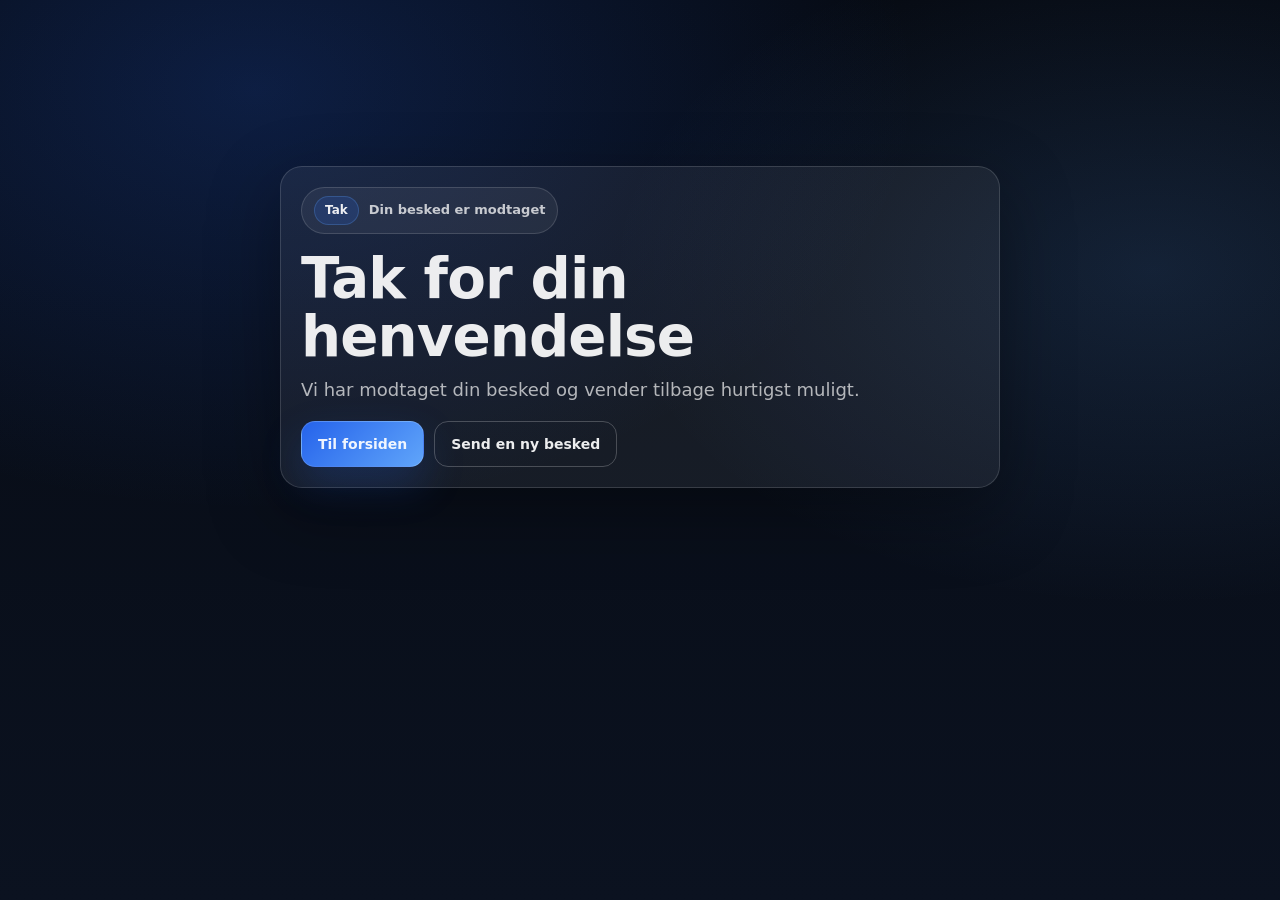
<file: web2/web2/tak.html>
<!doctype html>
<html lang="da">
<head>
  <meta charset="UTF-8" />
  <meta name="viewport" content="width=device-width, initial-scale=1.0" />
  <title>Tak for din besked | Cortix Rengøring</title>
  <link rel="stylesheet" href="style.css" />
  <script src="app.js" defer></script>
</head>
<body>
  <main class="section">
    <div class="container">
      <div class="panel reveal in" style="max-width:720px; margin:80px auto;">
        <div class="kicker">
          <span class="tag">Tak</span>
          Din besked er modtaget
        </div>
        <h1 style="margin-top:16px;">Tak for din henvendelse</h1>
        <p class="lead" style="max-width:unset;">
          Vi har modtaget din besked og vender tilbage hurtigst muligt.
        </p>
        <div class="inlineActions">
          <a class="btn primary" href="index.html">Til forsiden</a>
          <a class="btn ghost" href="kontakt.html">Send en ny besked</a>
        </div>
      </div>
    </div>
  </main>
</body>
</html>
</file>
<file: web2/style.css>
:root{
  --bg: #0b1220;
  --bg2: #060a12;
  --card: rgba(255,255,255,.06);
  --card2: rgba(255,255,255,.08);
  --line: rgba(255,255,255,.12);
  --text: rgba(255,255,255,.92);
  --muted: rgba(255,255,255,.68);

  --lightBg: #f7fafc;
  --lightCard: rgba(255,255,255,.78);
  --darkText: #0b0f19;
  --darkMuted: #4b5563;

  --brand: #2563eb;
  --brand2: #60a5fa;

  --r-lg: 22px;
  --r-md: 16px;
  --r-sm: 12px;
  --max: 1160px;

  --shadow: 0 24px 70px rgba(0,0,0,.35);
  --shadowSoft: 0 18px 50px rgba(2,6,23,.14);
}

*{ box-sizing:border-box; }
html,body{ height:100%; }
body{
  margin:0;
  font-family: ui-sans-serif, system-ui, -apple-system, Segoe UI, Roboto, Helvetica, Arial;
  background:
    radial-gradient(1100px 700px at 20% 10%, rgba(37,99,235,.22), transparent 60%),
    radial-gradient(900px 560px at 90% 30%, rgba(96,165,250,.14), transparent 60%),
    linear-gradient(180deg, var(--bg2), var(--bg));
  color: var(--text);
  line-height: 1.55;
  overflow-x:hidden;
}

a{ color: inherit; text-decoration:none; }
.container{ width:min(var(--max), calc(100% - 48px)); margin:0 auto; }

.header{
  position: sticky;
  top:0;
  z-index:100;
  border-bottom: 1px solid var(--line);
  background: rgba(6,10,18,.62);
  backdrop-filter: blur(14px);
  -webkit-backdrop-filter: blur(14px);
}

.navwrap{
  display:flex;
  align-items:center;
  justify-content:space-between;
  gap:14px;
  padding: 14px 0;
}

.brand{
  display:flex;
  align-items:center;
  gap:10px;
  min-width: 220px;
}
.logo{
  width:38px; height:38px;
  border-radius: 12px;
  background:
    radial-gradient(10px 10px at 28% 30%, rgba(255,255,255,.7), transparent 55%),
    linear-gradient(135deg, var(--brand), var(--brand2));
  border: 1px solid rgba(255,255,255,.18);
  box-shadow: 0 12px 30px rgba(37,99,235,.24);
}
.brandText b{ display:block; letter-spacing:-0.2px; }
.brandText small{ display:block; color: var(--muted); font-weight:650; margin-top:2px; }

.nav{
  display:flex;
  align-items:center;
  gap: 14px;
}
.nav a{
  color: rgba(255,255,255,.72);
  font-weight: 700;
  font-size: 14px;
  padding: 10px 10px;
  border-radius: 12px;
  transition: .18s ease;
}
.nav a:hover{ color: var(--text); background: rgba(255,255,255,.06); }

.pillLink{
  border: 1px solid rgba(255,255,255,.16);
  background: rgba(255,255,255,.06);
}
.pillLink.active{
  background: rgba(255,255,255,.10);
  border-color: rgba(255,255,255,.22);
  color: var(--text);
}

.navActions{
  display:flex;
  align-items:center;
  gap:10px;
}
.btn{
  display:inline-flex;
  align-items:center;
  justify-content:center;
  height:46px;
  padding: 0 16px;
  border-radius: 14px;
  border: 1px solid rgba(255,255,255,.16);
  background: rgba(255,255,255,.06);
  color: var(--text);
  font-weight: 800;
  font-size: 14px;
  cursor:pointer;
  transition: transform .16s ease, background .16s ease, border-color .16s ease;
}
.btn:hover{ transform: translateY(-1px); background: rgba(255,255,255,.09); border-color: rgba(255,255,255,.22); }
.btn.primary{
  background: linear-gradient(135deg, var(--brand), var(--brand2));
  border-color: rgba(255,255,255,.14);
  box-shadow: 0 18px 42px rgba(37,99,235,.22);
}
.btn.ghost{ background: transparent; border-color: rgba(255,255,255,.22); }
.btn.small{ height:40px; padding: 0 14px; border-radius: 12px; }
.btn.w100{ width:100%; }

.iconBtn{
  display:none;
  width:46px; height:46px;
  border-radius: 14px;
  border: 1px solid rgba(255,255,255,.16);
  background: rgba(255,255,255,.06);
  color: var(--text);
  align-items:center;
  justify-content:center;
  cursor:pointer;
}

.mobileMenu{
  display:none;
  border-top: 1px solid var(--line);
  padding: 10px 0 16px;
}
.mobileMenu a{
  display:block;
  padding: 12px 10px;
  border-radius: 12px;
  color: rgba(255,255,255,.74);
  font-weight: 750;
}
.mobileMenu a:hover{ background: rgba(255,255,255,.06); color: var(--text); }
.mobileCTA{ display:flex; gap:10px; padding: 8px 10px 0; flex-wrap:wrap; }
.mobileMenu.open{ display:block; }

/* Hero */
.hero{ padding: 68px 0 26px; }
.heroGrid{
  display:grid;
  grid-template-columns: 1.05fr .95fr;
  gap: 20px;
  align-items:center;
}
.kicker{
  display:inline-flex;
  align-items:center;
  gap:10px;
  padding: 8px 12px;
  border-radius: 999px;
  background: rgba(255,255,255,.06);
  border: 1px solid rgba(255,255,255,.14);
  color: rgba(255,255,255,.75);
  font-weight: 750;
  font-size: 13px;
}
.tag{
  padding: 4px 10px;
  border-radius: 999px;
  border: 1px solid rgba(96,165,250,.25);
  background: rgba(37,99,235,.18);
  color: rgba(255,255,255,.92);
  font-weight: 850;
  font-size: 12px;
}

h1{
  margin: 14px 0 10px;
  font-size: clamp(38px, 4.4vw, 62px);
  line-height: 1.03;
  letter-spacing: -0.9px;
}
.lead{
  margin: 0 0 18px;
  color: var(--muted);
  font-size: 18px;
  max-width: 62ch;
}

.heroBtns{ display:flex; gap:12px; flex-wrap:wrap; }
.trust{
  margin-top: 18px;
  display:flex;
  gap: 10px;
  flex-wrap:wrap;
}
.trustItem{
  padding: 9px 12px;
  border-radius: 999px;
  border: 1px solid rgba(255,255,255,.10);
  background: rgba(255,255,255,.05);
  color: rgba(255,255,255,.78);
  font-weight: 750;
  font-size: 13px;
}

/* Hero Card */
.heroCard{
  border-radius: var(--r-lg);
  border: 1px solid rgba(255,255,255,.14);
  background:
    radial-gradient(520px 240px at 20% 10%, rgba(96,165,250,.18), transparent 60%),
    linear-gradient(180deg, rgba(255,255,255,.08), rgba(255,255,255,.04));
  box-shadow: var(--shadow);
  overflow:hidden;
  position:relative;
  min-height: 420px;
}
.heroCardTop{
  padding: 16px;
  display:flex;
  gap: 10px;
  justify-content:space-between;
}
.miniBadge{
  flex:1;
  border-radius: 16px;
  border: 1px solid rgba(255,255,255,.14);
  background: rgba(10,15,26,.52);
  padding: 10px 12px;
}
.miniBadge b{ display:block; }
.miniBadge small{ display:block; margin-top:2px; color: rgba(255,255,255,.66); font-weight:700; }

.heroMock{
  margin: 0 16px;
  border-radius: 18px;
  border: 1px solid rgba(255,255,255,.14);
  background: linear-gradient(180deg, rgba(255,255,255,.08), rgba(255,255,255,.03));
  overflow:hidden;
}
.mockBar{
  height: 44px;
  display:flex;
  align-items:center;
  justify-content:space-between;
  padding: 0 14px;
  border-bottom: 1px solid rgba(255,255,255,.10);
  background: rgba(255,255,255,.04);
}
.dots{ display:flex; gap:7px; }
.dots i{ width:9px; height:9px; border-radius:999px; background: rgba(255,255,255,.35); }
.mockTitle{ color: rgba(255,255,255,.72); font-weight:750; font-size:12px; }

.mockBody{ padding: 16px; display:grid; gap: 10px; }
.skel{
  height: 12px;
  border-radius: 999px;
  background: rgba(255,255,255,.10);
  border: 1px solid rgba(255,255,255,.08);
}
.skel.w70{ width:70%; }
.skel.w90{ width:90%; }
.skel.w55{ width:55%; }
.skel.btnSkel{ height:44px; border-radius: 14px; }

.mockCards{
  display:grid;
  grid-template-columns: repeat(3, 1fr);
  gap: 10px;
  margin: 8px 0;
}
.mockCard{
  border-radius: 14px;
  border: 1px solid rgba(255,255,255,.12);
  background: rgba(255,255,255,.06);
  padding: 10px;
  min-height: 74px;
}

.heroCardBottom{
  padding: 16px;
  display:flex;
  gap:10px;
  flex-wrap:wrap;
}
.chip{
  padding: 9px 12px;
  border-radius: 999px;
  border: 1px solid rgba(255,255,255,.10);
  background: rgba(255,255,255,.05);
  color: rgba(255,255,255,.78);
  font-weight: 750;
  font-size: 13px;
}

/* Sections */
.section{ padding: 86px 0; }
.sectionLight{
  background: linear-gradient(180deg, var(--lightBg), #ffffff);
  color: var(--darkText);
  position:relative;
}
.sectionLight::before{
  content:"";
  position:absolute; inset:0;
  background:
    radial-gradient(900px 500px at 20% 0%, rgba(37,99,235,.07), transparent 55%),
    radial-gradient(900px 500px at 90% 20%, rgba(96,165,250,.06), transparent 55%);
  pointer-events:none;
}
.sectionLight .container{ position:relative; }

.sectionHead{ max-width: 820px; }
h2{
  margin:0 0 10px;
  font-size: clamp(26px, 2.4vw, 40px);
  letter-spacing: -0.6px;
  line-height: 1.12;
}
.muted{
  margin:0;
  color: var(--darkMuted);
  font-weight: 560;
}
.mutedSm{
  margin: 10px 0 0;
  color: var(--darkMuted);
  font-size: 13px;
  font-weight: 650;
}

/* Cards */
.cards3{
  margin-top: 22px;
  display:grid;
  grid-template-columns: repeat(3, 1fr);
  gap: 16px;
}
.card{
  border-radius: var(--r-lg);
  background: rgba(255,255,255,.78);
  border: 1px solid rgba(2,6,23,.08);
  box-shadow: var(--shadowSoft);
  padding: 20px;
  transition: transform .16s ease, box-shadow .16s ease;
  position:relative;
  overflow:hidden;
}
.card:hover{
  transform: translateY(-4px);
  box-shadow: 0 24px 60px rgba(2,6,23,.16);
}
.cardIcon{
  width: 44px; height: 44px;
  display:grid; place-items:center;
  border-radius: 16px;
  background: rgba(37,99,235,.10);
  border: 1px solid rgba(37,99,235,.14);
  margin-bottom: 10px;
  font-size: 18px;
}
.card h3{ margin:0 0 6px; letter-spacing:-0.2px; }
.card p{ margin:0; color: var(--darkMuted); font-weight: 560; }
.cardActions{
  margin-top: 14px;
  display:flex;
  align-items:center;
  justify-content:space-between;
  gap: 12px;
}
.link{
  color: rgba(37,99,235,1);
  font-weight: 850;
}

/* Pricing */
.pricingGrid{
  margin-top: 22px;
  display:grid;
  grid-template-columns: repeat(3, 1fr);
  gap: 16px;
}
.priceCard{
  border-radius: var(--r-lg);
  background: rgba(255,255,255,.78);
  border: 1px solid rgba(2,6,23,.08);
  box-shadow: var(--shadowSoft);
  padding: 20px;
}
.priceTop{
  display:flex;
  align-items:center;
  justify-content:space-between;
  gap:10px;
}
.badge{
  padding: 6px 10px;
  border-radius: 999px;
  background: rgba(37,99,235,.12);
  border: 1px solid rgba(37,99,235,.18);
  color: rgba(37,99,235,1);
  font-weight: 850;
  font-size: 12px;
}
.badge.ghost{
  background: rgba(2,6,23,.04);
  border-color: rgba(2,6,23,.10);
  color: var(--darkMuted);
}
.price{
  margin-top: 12px;
  font-size: 34px;
  font-weight: 950;
  letter-spacing: -0.9px;
}
.list{
  margin: 14px 0 0;
  padding-left: 18px;
  display:grid;
  gap: 8px;
  color: var(--darkText);
  font-weight: 650;
  font-size: 14px;
}

/* Two panels */
.twoCol{
  display:grid;
  grid-template-columns: 1.05fr .95fr;
  gap: 16px;
  align-items:stretch;
}
.panel{
  border-radius: var(--r-lg);
  border: 1px solid rgba(255,255,255,.14);
  background: rgba(255,255,255,.06);
  box-shadow: var(--shadow);
  padding: 20px;
}
.panel.dark{
  background: linear-gradient(180deg, rgba(15,23,42,.92), rgba(15,23,42,.78));
  border-color: rgba(255,255,255,.12);
}
.bullets{
  margin: 14px 0 0;
  padding: 0;
  list-style:none;
  display:grid;
  gap: 10px;
  font-weight: 750;
}
.inlineActions{
  margin-top: 14px;
  display:flex;
  gap: 10px;
  flex-wrap:wrap;
}
.smallNote{
  margin-top: 14px;
  color: rgba(255,255,255,.66);
  font-weight: 700;
  font-size: 13px;
}
.mutedOnDark{ color: rgba(255,255,255,.70); }

/* Calculator */
.calcShell{
  margin-top: 20px;
  border-radius: var(--r-lg);
  background: rgba(255,255,255,.78);
  border: 1px solid rgba(2,6,23,.08);
  box-shadow: var(--shadowSoft);
  padding: 18px;
}
.calcGrid{
  display:grid;
  grid-template-columns: repeat(3, 1fr);
  gap: 14px;
}
.field label{
  display:block;
  font-weight: 850;
  font-size: 13px;
  margin-bottom: 6px;
  color: var(--darkText);
}
.field input, .field select, .field textarea{
  width:100%;
  border-radius: 14px;
  border: 1px solid rgba(2,6,23,.10);
  background: rgba(255,255,255,.92);
  padding: 12px 12px;
  font-size: 14px;
  outline:none;
}
.field input:focus, .field select:focus, .field textarea:focus{
  border-color: rgba(37,99,235,.35);
  box-shadow: 0 0 0 6px rgba(37,99,235,.10);
}

.segmented{
  display:flex;
  gap: 10px;
}
.segBtn{
  flex:1;
  height: 46px;
  border-radius: 14px;
  border: 1px solid rgba(2,6,23,.10);
  background: rgba(255,255,255,.92);
  font-weight: 900;
  cursor:pointer;
}
.segBtn.active{
  border-color: rgba(37,99,235,.30);
  background: rgba(37,99,235,.10);
  color: rgba(37,99,235,1);
}

.rangeHint{
  display:flex;
  justify-content:space-between;
  color: var(--darkMuted);
  font-weight: 750;
  font-size: 12px;
  margin-top: 6px;
}
.mono{ font-family: ui-monospace, SFMono-Regular, Menlo, Monaco, Consolas, monospace; }

.calcActions{
  margin-top: 14px;
  display:flex;
  align-items:center;
  justify-content:space-between;
  gap: 12px;
  flex-wrap:wrap;
}
.calcHint{
  color: var(--darkMuted);
  font-weight: 650;
  font-size: 13px;
}
.hidden{ display:none !important; }

.calcResult{
  margin-top: 16px;
  border-top: 1px solid rgba(2,6,23,.10);
  padding-top: 16px;
}
.resultTop{
  display:flex;
  align-items:flex-start;
  justify-content:space-between;
  gap: 12px;
  flex-wrap:wrap;
}
.resultPrice{ text-align:right; }
.priceBig{
  font-size: 40px;
  font-weight: 1000;
  letter-spacing: -1px;
}
.resultBox{
  margin-top: 12px;
  border-radius: 16px;
  border: 1px solid rgba(2,6,23,.10);
  background: rgba(255,255,255,.92);
  padding: 12px;
}
.resultRow{
  display:flex;
  justify-content:space-between;
  gap: 10px;
  padding: 8px 6px;
  border-bottom: 1px solid rgba(2,6,23,.06);
  font-weight: 750;
}
.resultRow:last-child{ border-bottom:none; }
.resultActions{
  margin-top: 12px;
  display:flex;
  gap: 10px;
  flex-wrap:wrap;
}

.fineprint{
  margin-top: 12px;
  color: var(--darkMuted);
  font-weight: 650;
  font-size: 12px;
}

/* Page Hero for subpages */
.pageHero{ padding: 54px 0 22px; }
.pageGrid{
  display:grid;
  grid-template-columns: 1.05fr .95fr;
  gap: 16px;
  align-items:start;
}

/* Contact page */
.infoCards{
  margin-top: 18px;
  display:grid;
  grid-template-columns: repeat(3, 1fr);
  gap: 12px;
}
.infoCard{
  border-radius: 16px;
  border: 1px solid rgba(255,255,255,.14);
  background: rgba(255,255,255,.06);
  box-shadow: var(--shadow);
  padding: 14px;
}
.infoCard b{ display:block; margin-bottom: 6px; }
.form{ margin-top: 14px; display:grid; gap: 12px; }
.formStatus{
  margin-top: 8px;
  font-weight: 750;
  color: rgba(37,99,235,1);
}

/* Footer */
.footer{
  border-top: 1px solid rgba(255,255,255,.10);
  padding: 28px 0;
}
.footGrid{
  display:grid;
  grid-template-columns: 1.2fr 1fr 1fr 1fr;
  gap: 16px;
  align-items:start;
}
.footer h4{ margin: 0 0 10px; color: rgba(255,255,255,.92); }
.footer a{ color: rgba(255,255,255,.70); font-weight: 650; }
.footer a:hover{ color: rgba(255,255,255,.92); }
.footBrand{ margin-bottom: 10px; }
.footText{ color: rgba(255,255,255,.62); font-weight: 650; max-width: 48ch; }
.subfoot{
  margin-top: 16px;
  display:flex;
  justify-content:space-between;
  gap: 12px;
  flex-wrap:wrap;
  color: rgba(255,255,255,.55);
  font-weight: 650;
  font-size: 13px;
}

/* Reveal animations */
.reveal{ opacity:0; transform: translateY(10px); transition: .55s ease; }
.reveal.in{ opacity:1; transform: translateY(0); }

/* Responsive */
@media (max-width: 980px){
  .heroGrid{ grid-template-columns: 1fr; }
  .cards3, .pricingGrid{ grid-template-columns: 1fr; }
  .twoCol, .pageGrid{ grid-template-columns: 1fr; }
  .calcGrid{ grid-template-columns: 1fr; }
  .mockCards{ grid-template-columns: 1fr; }
  .infoCards{ grid-template-columns: 1fr; }
  .footGrid{ grid-template-columns: 1fr 1fr; }
}
@media (max-width: 860px){
  .nav{ display:none; }
  .iconBtn{ display:inline-flex; }
}
@media (max-width: 520px){
  .container{ width:min(var(--max), calc(100% - 28px)); }
  .btn{ height: 44px; }
  .footGrid{ grid-template-columns: 1fr; }
}
/* ===== Calculator (improved) ===== */
.calcNew{
  margin-top: 20px;
  border-radius: 26px;
  background: rgba(255,255,255,.82);
  border: 1px solid rgba(2,6,23,.10);
  box-shadow: var(--shadowSoft);
  overflow:hidden;
}

.calcTop{
  display:flex;
  align-items:flex-start;
  justify-content:space-between;
  gap: 14px;
  padding: 18px 18px 12px;
  border-bottom: 1px solid rgba(2,6,23,.08);
  background:
    radial-gradient(600px 200px at 20% 0%, rgba(37,99,235,.10), transparent 60%),
    linear-gradient(180deg, rgba(255,255,255,.92), rgba(255,255,255,.80));
}
.calcTitle b{ display:block; color: var(--darkText); letter-spacing:-0.2px; }
.calcTitle small{ color: var(--darkMuted); font-weight:650; }

.calcProgress .steps{
  display:flex;
  align-items:center;
  gap: 10px;
  user-select:none;
}
.stepDot{
  width:34px; height:34px;
  border-radius: 12px;
  display:grid; place-items:center;
  border: 1px solid rgba(2,6,23,.12);
  background: rgba(255,255,255,.92);
  color: var(--darkMuted);
  font-weight: 900;
  font-size: 13px;
  transition: .25s ease;
}
.stepDot.active{
  background: rgba(37,99,235,.12);
  border-color: rgba(37,99,235,.25);
  color: rgba(37,99,235,1);
}
.stepDot.done{
  background: rgba(16,185,129,.10);
  border-color: rgba(16,185,129,.22);
  color: rgba(5,150,105,1);
}
.stepLine{
  width: 36px;
  height: 2px;
  border-radius: 99px;
  background: rgba(2,6,23,.12);
}

.calcPane{
  display:none;
  padding: 18px;
}
.calcPane.active{
  display:block;
  animation: paneIn .22s ease both;
}
@keyframes paneIn{
  from{ opacity:0; transform: translateY(8px); }
  to{ opacity:1; transform: translateY(0); }
}

.paneHead h3{
  margin: 0 0 6px;
  color: var(--darkText);
  letter-spacing:-0.2px;
}
.paneHead p{
  margin: 0 0 14px;
  color: var(--darkMuted);
  font-weight: 600;
}

.optionGrid{
  display:grid;
  grid-template-columns: repeat(3, 1fr);
  gap: 12px;
}
.optCard{
  text-align:left;
  border-radius: 20px;
  padding: 14px;
  border: 1px solid rgba(2,6,23,.10);
  background: rgba(255,255,255,.92);
  box-shadow: 0 10px 22px rgba(2,6,23,.06);
  display:flex;
  align-items:center;
  gap: 12px;
  cursor:pointer;
  transition: transform .15s ease, border-color .15s ease, box-shadow .15s ease;
  position:relative;
}
.optCard:hover{
  transform: translateY(-2px);
  box-shadow: 0 16px 30px rgba(2,6,23,.10);
}
.optIcon{
  width:44px; height:44px;
  border-radius: 16px;
  display:grid; place-items:center;
  background: rgba(37,99,235,.10);
  border: 1px solid rgba(37,99,235,.14);
  font-size: 18px;
}
.optBody b{ display:block; color: var(--darkText); }
.optBody small{ color: var(--darkMuted); font-weight:650; }
.optMark{
  position:absolute;
  top: 12px; right: 12px;
  width:28px; height:28px;
  border-radius: 10px;
  display:grid; place-items:center;
  border: 1px solid rgba(2,6,23,.10);
  background: rgba(255,255,255,.90);
  color: rgba(2,6,23,.35);
  font-weight: 900;
  transform: scale(.92);
  opacity:.6;
  transition:.15s ease;
}
.optCard.selected{
  border-color: rgba(37,99,235,.28);
  box-shadow: 0 18px 42px rgba(37,99,235,.12);
}
.optCard.selected .optMark{
  color: rgba(37,99,235,1);
  background: rgba(37,99,235,.12);
  border-color: rgba(37,99,235,.25);
  opacity: 1;
  transform: scale(1);
}

.paneGrid{
  display:grid;
  grid-template-columns: repeat(3, 1fr);
  gap: 14px;
}
.paneActions{
  margin-top: 14px;
  display:flex;
  align-items:center;
  justify-content:space-between;
  gap: 12px;
  flex-wrap:wrap;
}
.miniHint{
  color: var(--darkMuted);
  font-weight: 650;
  font-size: 13px;
}

.togglePills{
  display:flex;
  gap: 10px;
}
.pill{
  flex:1;
  height:46px;
  border-radius: 14px;
  border: 1px solid rgba(2,6,23,.10);
  background: rgba(255,255,255,.92);
  font-weight: 900;
  cursor:pointer;
  transition: .15s ease;
}
.pill.active{
  border-color: rgba(37,99,235,.28);
  background: rgba(37,99,235,.10);
  color: rgba(37,99,235,1);
}

/* Range styling (simple + nice) */
.rangeRow{
  display:flex;
  align-items:center;
  justify-content:space-between;
  gap: 10px;
  margin-bottom: 8px;
}
.rangeValue{
  font-weight: 950;
  color: var(--darkText);
  letter-spacing: -0.2px;
}
.rangeCap{
  color: var(--darkMuted);
  font-weight: 700;
  font-size: 12px;
}
#sqm{
  width:100%;
  accent-color: var(--brand);
}
.rangeTicks{
  display:flex;
  justify-content:space-between;
  color: var(--darkMuted);
  font-weight: 750;
  font-size: 12px;
  margin-top: 6px;
}

/* Result */
.calcResultNew{
  display:none;
  padding: 18px;
  border-top: 1px solid rgba(2,6,23,.08);
  background: rgba(255,255,255,.86);
}
.calcResultNew.show{
  display:block;
  animation: resultIn .22s ease both;
}
@keyframes resultIn{
  from{ opacity:0; transform: translateY(10px); }
  to{ opacity:1; transform: translateY(0); }
}
.resultCard{
  border-radius: 22px;
  border: 1px solid rgba(2,6,23,.10);
  background: rgba(255,255,255,.92);
  padding: 16px;
  box-shadow: 0 14px 36px rgba(2,6,23,.10);
}
.resultHeader{
  display:flex;
  align-items:flex-start;
  justify-content:space-between;
  gap: 12px;
  flex-wrap:wrap;
}
.resultRight{ text-align:right; }
.resultPriceBig{
  font-size: 44px;
  font-weight: 1000;
  letter-spacing: -1px;
  color: var(--darkText);
  line-height: 1.05;
}
.resultFacts{
  margin-top: 12px;
  display:grid;
  grid-template-columns: repeat(3, 1fr);
  gap: 10px;
}
.fact{
  border-radius: 16px;
  border: 1px solid rgba(2,6,23,.10);
  background: rgba(255,255,255,.92);
  padding: 12px;
}
.fact span{ display:block; color: var(--darkMuted); font-weight:700; font-size:12px; }
.fact b{ display:block; color: var(--darkText); margin-top: 4px; }

@media (max-width: 980px){
  .optionGrid{ grid-template-columns: 1fr; }
  .paneGrid{ grid-template-columns: 1fr; }
  .resultFacts{ grid-template-columns: 1fr; }
}
/* ===== FAQ page ===== */
.faqMeta{
  margin-top: 14px;
  display:flex;
  gap: 10px;
  flex-wrap:wrap;
}
.faqPill{
  padding: 9px 12px;
  border-radius: 999px;
  border: 1px solid rgba(255,255,255,.12);
  background: rgba(255,255,255,.05);
  color: rgba(255,255,255,.78);
  font-weight: 750;
  font-size: 13px;
}

.faqLayout{
  margin-top: 18px;
  display:grid;
  grid-template-columns: 280px 1fr;
  gap: 16px;
  align-items:start;
}

.faqAside{
  position: sticky;
  top: 92px;
  border-radius: 18px;
  background: rgba(255,255,255,.78);
  border: 1px solid rgba(2,6,23,.08);
  box-shadow: var(--shadowSoft);
  padding: 14px;
}
.faqAside b{
  display:block;
  margin-bottom: 10px;
  color: var(--darkText);
}
.faqAside a{
  display:block;
  padding: 10px 10px;
  border-radius: 12px;
  color: var(--darkMuted);
  font-weight: 750;
}
.faqAside a:hover{
  background: rgba(2,6,23,.04);
  color: var(--darkText);
}

.faqSection{
  border-radius: 22px;
  background: rgba(255,255,255,.78);
  border: 1px solid rgba(2,6,23,.08);
  box-shadow: var(--shadowSoft);
  padding: 16px;
  margin-bottom: 14px;
}
.faqSection h2{
  margin: 0 0 10px;
}

.faqItem{
  border-top: 1px solid rgba(2,6,23,.08);
}
.faqItem:first-of-type{
  border-top: none;
}

.faqQ{
  width:100%;
  text-align:left;
  padding: 14px 6px;
  border: none;
  background: transparent;
  cursor:pointer;
  display:flex;
  align-items:center;
  justify-content:space-between;
  gap: 12px;
  font-weight: 900;
  color: var(--darkText);
  letter-spacing: -0.1px;
}
.faqIcon{
  width: 20px; height: 20px;
  border-radius: 8px;
  border: 1px solid rgba(2,6,23,.10);
  position: relative;
  flex: 0 0 auto;
}
.faqIcon::before,
.faqIcon::after{
  content:"";
  position:absolute;
  inset: 0;
  margin:auto;
  width: 10px;
  height: 2px;
  background: rgba(2,6,23,.55);
  border-radius: 999px;
}
.faqIcon::after{
  transform: rotate(90deg);
  transition: transform .18s ease;
}

.faqA{
  max-height: 0;
  overflow: hidden;
  padding: 0 6px;
  color: var(--darkMuted);
  font-weight: 600;
  transition: max-height .22s ease, padding .22s ease;
}
.faqItem.open .faqA{
  padding: 0 6px 14px;
  max-height: 220px;
}
.faqItem.open .faqIcon::after{
  transform: rotate(0deg);
}

.faqCTA{
  margin-top: 10px;
  border-radius: 18px;
  border: 1px solid rgba(2,6,23,.10);
  background: rgba(255,255,255,.92);
  padding: 14px;
  display:flex;
  align-items:center;
  justify-content:space-between;
  gap: 12px;
  flex-wrap:wrap;
}

@media (max-width: 980px){
  .faqLayout{ grid-template-columns: 1fr; }
  .faqAside{ position: relative; top: auto; }
  .faqItem.open .faqA{ max-height: 320px; }
}
</file>
<file: web2/web2/style.css>
:root{
  --bg: #0b1220;
  --bg2: #060a12;
  --line: rgba(255,255,255,.12);
  --text: rgba(255,255,255,.92);
  --muted: rgba(255,255,255,.68);

  --lightBg: #f7fafc;
  --darkText: #0b0f19;
  --darkMuted: #4b5563;

  --brand: #2563eb;
  --brand2: #60a5fa;

  --r-lg: 22px;
  --r-md: 16px;
  --r-sm: 12px;
  --max: 1160px;

  --shadow: 0 24px 70px rgba(0,0,0,.35);
  --shadowSoft: 0 18px 50px rgba(2,6,23,.14);
}

*{ box-sizing:border-box; }
html,body{ height:100%; }
body{
  margin:0;
  font-family: ui-sans-serif, system-ui, -apple-system, Segoe UI, Roboto, Helvetica, Arial;
  background:
    radial-gradient(1100px 700px at 20% 10%, rgba(37,99,235,.22), transparent 60%),
    radial-gradient(900px 560px at 90% 30%, rgba(96,165,250,.14), transparent 60%),
    linear-gradient(180deg, var(--bg2), var(--bg));
  color: var(--text);
  line-height: 1.55;
  overflow-x:hidden;
}

a{ color: inherit; text-decoration:none; }
.container{ width:min(var(--max), calc(100% - 48px)); margin:0 auto; }

.header{
  position: sticky;
  top:0;
  z-index:100;
  border-bottom: 1px solid var(--line);
  background: rgba(6,10,18,.62);
  backdrop-filter: blur(14px);
  -webkit-backdrop-filter: blur(14px);
}

.navwrap{
  display:flex;
  align-items:center;
  justify-content:space-between;
  gap:14px;
  padding: 14px 0;
}

.brand{
  display:flex;
  align-items:center;
  gap:10px;
  min-width: 220px;
}
.logo{
  width:38px; height:38px;
  border-radius: 12px;
  background:
    radial-gradient(10px 10px at 28% 30%, rgba(255,255,255,.7), transparent 55%),
    linear-gradient(135deg, var(--brand), var(--brand2));
  border: 1px solid rgba(255,255,255,.18);
  box-shadow: 0 12px 30px rgba(37,99,235,.24);
}
.brandText b{ display:block; letter-spacing:-0.2px; }
.brandText small{ display:block; color: var(--muted); font-weight:650; margin-top:2px; }

.nav{
  display:flex;
  align-items:center;
  gap: 14px;
}
.nav a{
  color: rgba(255,255,255,.72);
  font-weight: 700;
  font-size: 14px;
  padding: 10px 10px;
  border-radius: 12px;
  transition: .18s ease;
}
.nav a:hover{ color: var(--text); background: rgba(255,255,255,.06); }

.pillLink{
  border: 1px solid rgba(255,255,255,.16);
  background: rgba(255,255,255,.06);
}
.pillLink.active{
  background: rgba(255,255,255,.10);
  border-color: rgba(255,255,255,.22);
  color: var(--text);
}

.navActions{
  display:flex;
  align-items:center;
  gap:10px;
}
.btn{
  display:inline-flex;
  align-items:center;
  justify-content:center;
  height:46px;
  padding: 0 16px;
  border-radius: 14px;
  border: 1px solid rgba(255,255,255,.16);
  background: rgba(255,255,255,.06);
  color: var(--text);
  font-weight: 800;
  font-size: 14px;
  cursor:pointer;
  transition: transform .16s ease, background .16s ease, border-color .16s ease;
}
.btn:hover{ transform: translateY(-1px); background: rgba(255,255,255,.09); border-color: rgba(255,255,255,.22); }
.btn.primary{
  background: linear-gradient(135deg, var(--brand), var(--brand2));
  border-color: rgba(255,255,255,.14);
  box-shadow: 0 18px 42px rgba(37,99,235,.22);
}
.btn.ghost{ background: transparent; border-color: rgba(255,255,255,.22); }
.btn.small{ height:40px; padding: 0 14px; border-radius: 12px; }
.btn.w100{ width:100%; }

.iconBtn{
  display:none;
  width:46px; height:46px;
  border-radius: 14px;
  border: 1px solid rgba(255,255,255,.16);
  background: rgba(255,255,255,.06);
  color: var(--text);
  align-items:center;
  justify-content:center;
  cursor:pointer;
}

.mobileMenu{
  display:none;
  border-top: 1px solid var(--line);
  padding: 10px 0 16px;
}
.mobileMenu a{
  display:block;
  padding: 12px 10px;
  border-radius: 12px;
  color: rgba(255,255,255,.74);
  font-weight: 750;
}
.mobileMenu a:hover{ background: rgba(255,255,255,.06); color: var(--text); }
.mobileCTA{ display:flex; gap:10px; padding: 8px 10px 0; flex-wrap:wrap; }
.mobileMenu.open{ display:block; }

.hero{ padding: 68px 0 26px; }
.heroGrid{
  display:grid;
  grid-template-columns: 1.05fr .95fr;
  gap: 20px;
  align-items:center;
}
.kicker{
  display:inline-flex;
  align-items:center;
  gap:10px;
  padding: 8px 12px;
  border-radius: 999px;
  background: rgba(255,255,255,.06);
  border: 1px solid rgba(255,255,255,.14);
  color: rgba(255,255,255,.75);
  font-weight: 750;
  font-size: 13px;
}
.tag{
  padding: 4px 10px;
  border-radius: 999px;
  border: 1px solid rgba(96,165,250,.25);
  background: rgba(37,99,235,.18);
  color: rgba(255,255,255,.92);
  font-weight: 850;
  font-size: 12px;
}

h1{
  margin: 14px 0 10px;
  font-size: clamp(34px, 4.4vw, 62px);
  line-height: 1.03;
  letter-spacing: -0.9px;
}
.lead{
  margin: 0 0 18px;
  color: var(--muted);
  font-size: 18px;
  max-width: 62ch;
}

.heroBtns{ display:flex; gap:12px; flex-wrap:wrap; }
.trust{
  margin-top: 18px;
  display:flex;
  gap: 10px;
  flex-wrap:wrap;
}
.trustItem{
  padding: 9px 12px;
  border-radius: 999px;
  border: 1px solid rgba(255,255,255,.10);
  background: rgba(255,255,255,.05);
  color: rgba(255,255,255,.78);
  font-weight: 750;
  font-size: 13px;
}

.heroVisual{
  display:flex;
  align-items:stretch;
}

.section{ padding: 86px 0; }
.sectionLight{
  background: linear-gradient(180deg, var(--lightBg), #ffffff);
  color: var(--darkText);
  position:relative;
}
.sectionLight::before{
  content:"";
  position:absolute; inset:0;
  background:
    radial-gradient(900px 500px at 20% 0%, rgba(37,99,235,.07), transparent 55%),
    radial-gradient(900px 500px at 90% 20%, rgba(96,165,250,.06), transparent 55%);
  pointer-events:none;
}
.sectionLight .container{ position:relative; }

.sectionHead{ max-width: 820px; }
h2{
  margin:0 0 10px;
  font-size: clamp(26px, 2.4vw, 40px);
  letter-spacing: -0.6px;
  line-height: 1.12;
}
.muted{
  margin:0;
  color: var(--darkMuted);
  font-weight: 560;
}
.mutedSm{
  margin: 10px 0 0;
  color: var(--darkMuted);
  font-size: 13px;
  font-weight: 650;
}

.cards3{
  margin-top: 22px;
  display:grid;
  grid-template-columns: repeat(3, 1fr);
  gap: 16px;
}
.card{
  border-radius: var(--r-lg);
  background: rgba(255,255,255,.78);
  border: 1px solid rgba(2,6,23,.08);
  box-shadow: var(--shadowSoft);
  padding: 20px;
  transition: transform .16s ease, box-shadow .16s ease;
  overflow:hidden;
}
.card:hover{
  transform: translateY(-4px);
  box-shadow: 0 24px 60px rgba(2,6,23,.16);
}
.cardMedia{
  margin: -20px -20px 16px;
}
.cardIcon{
  width: 44px; height: 44px;
  display:grid; place-items:center;
  border-radius: 16px;
  background: rgba(37,99,235,.10);
  border: 1px solid rgba(37,99,235,.14);
  margin-bottom: 10px;
  font-size: 18px;
}
.card h3{ margin:0 0 6px; letter-spacing:-0.2px; }
.card p{ margin:0; color: var(--darkMuted); font-weight: 560; }
.cardActions{
  margin-top: 14px;
  display:flex;
  align-items:center;
  justify-content:space-between;
  gap: 12px;
  flex-wrap:wrap;
}
.link{
  color: rgba(37,99,235,1);
  font-weight: 850;
}

.pricingGrid{
  margin-top: 22px;
  display:grid;
  grid-template-columns: repeat(3, 1fr);
  gap: 16px;
}
.priceCard{
  border-radius: var(--r-lg);
  background: rgba(255,255,255,.78);
  border: 1px solid rgba(2,6,23,.08);
  box-shadow: var(--shadowSoft);
  padding: 20px;
}
.priceTop{
  display:flex;
  align-items:center;
  justify-content:space-between;
  gap:10px;
}
.badge{
  padding: 6px 10px;
  border-radius: 999px;
  background: rgba(37,99,235,.12);
  border: 1px solid rgba(37,99,235,.18);
  color: rgba(37,99,235,1);
  font-weight: 850;
  font-size: 12px;
}
.badge.ghost{
  background: rgba(2,6,23,.04);
  border-color: rgba(2,6,23,.10);
  color: var(--darkMuted);
}
.price{
  margin-top: 12px;
  font-size: 34px;
  font-weight: 950;
  letter-spacing: -0.9px;
}
.list{
  margin: 14px 0 0;
  padding-left: 18px;
  display:grid;
  gap: 8px;
  color: var(--darkText);
  font-weight: 650;
  font-size: 14px;
}

.twoCol{
  display:grid;
  grid-template-columns: 1.05fr .95fr;
  gap: 16px;
  align-items:stretch;
}
.panel{
  border-radius: var(--r-lg);
  border: 1px solid rgba(255,255,255,.14);
  background: rgba(255,255,255,.06);
  box-shadow: var(--shadow);
  padding: 20px;
}
.panel.dark{
  background: linear-gradient(180deg, rgba(15,23,42,.92), rgba(15,23,42,.78));
  border-color: rgba(255,255,255,.12);
}
.bullets{
  margin: 14px 0 0;
  padding: 0;
  list-style:none;
  display:grid;
  gap: 10px;
  font-weight: 750;
}
.bulletsOnDark{ color: rgba(255,255,255,.88); }
.inlineActions{
  margin-top: 14px;
  display:flex;
  gap: 10px;
  flex-wrap:wrap;
}
.mutedOnDark{ color: rgba(255,255,255,.70); }

.pageHero{ padding: 54px 0 22px; }
.pageGrid{
  display:grid;
  grid-template-columns: 1.05fr .95fr;
  gap: 16px;
  align-items:start;
}

.infoCards{
  margin-top: 18px;
  display:grid;
  grid-template-columns: repeat(3, 1fr);
  gap: 12px;
}
.infoCard{
  border-radius: 16px;
  border: 1px solid rgba(255,255,255,.14);
  background: rgba(255,255,255,.06);
  box-shadow: var(--shadow);
  padding: 14px;
}
.infoCard b{ display:block; margin-bottom: 6px; }
.form{ margin-top: 14px; display:grid; gap: 12px; }
.field label{
  display:block;
  font-weight: 850;
  font-size: 13px;
  margin-bottom: 6px;
  color: var(--darkText);
}
.field input, .field select, .field textarea{
  width:100%;
  border-radius: 14px;
  border: 1px solid rgba(2,6,23,.10);
  background: rgba(255,255,255,.92);
  padding: 12px 12px;
  font-size: 14px;
  outline:none;
}
.field input:focus, .field select:focus, .field textarea:focus{
  border-color: rgba(37,99,235,.35);
  box-shadow: 0 0 0 6px rgba(37,99,235,.10);
}
.formStatus{
  margin-top: 8px;
  font-weight: 750;
  color: rgba(37,99,235,1);
}

.photoPlaceholder{
  border-radius: 20px;
  border: 1px dashed rgba(37,99,235,.22);
  background:
    linear-gradient(180deg, rgba(37,99,235,.06), rgba(96,165,250,.04));
  min-height: 240px;
  padding: 18px;
  display:flex;
  flex-direction:column;
  justify-content:center;
  align-items:flex-start;
  gap: 10px;
}
.heroPhoto{ width:100%; min-height: 420px; }
.servicePhoto{ min-height: 180px; }
.pagePhoto{ margin-bottom: 14px; min-height: 220px; }
.phLabel{
  font-weight: 900;
  color: var(--darkText);
}
.phText{
  color: var(--darkMuted);
  max-width: 42ch;
  font-weight: 600;
}

.calcNew{
  margin-top: 20px;
  border-radius: 26px;
  background: rgba(255,255,255,.82);
  border: 1px solid rgba(2,6,23,.10);
  box-shadow: var(--shadowSoft);
  overflow:hidden;
}
.calcTop{
  display:flex;
  align-items:flex-start;
  justify-content:space-between;
  gap: 14px;
  padding: 18px 18px 12px;
  border-bottom: 1px solid rgba(2,6,23,.08);
  background:
    radial-gradient(600px 200px at 20% 0%, rgba(37,99,235,.10), transparent 60%),
    linear-gradient(180deg, rgba(255,255,255,.92), rgba(255,255,255,.80));
}
.calcTitle b{ display:block; color: var(--darkText); letter-spacing:-0.2px; }
.calcTitle small{ color: var(--darkMuted); font-weight:650; }
.calcProgress .steps{
  display:flex;
  align-items:center;
  gap: 10px;
  user-select:none;
}
.stepDot{
  width:34px; height:34px;
  border-radius: 12px;
  display:grid; place-items:center;
  border: 1px solid rgba(2,6,23,.12);
  background: rgba(255,255,255,.92);
  color: var(--darkMuted);
  font-weight: 900;
  font-size: 13px;
  transition: .25s ease;
}
.stepDot.active{
  background: rgba(37,99,235,.12);
  border-color: rgba(37,99,235,.25);
  color: rgba(37,99,235,1);
}
.stepDot.done{
  background: rgba(16,185,129,.10);
  border-color: rgba(16,185,129,.22);
  color: rgba(5,150,105,1);
}
.stepLine{
  width: 36px;
  height: 2px;
  border-radius: 99px;
  background: rgba(2,6,23,.12);
}
.calcPane{
  display:none;
  padding: 18px;
}
.calcPane.active{
  display:block;
  animation: paneIn .22s ease both;
}
@keyframes paneIn{
  from{ opacity:0; transform: translateY(8px); }
  to{ opacity:1; transform: translateY(0); }
}
.paneHead h3{
  margin: 0 0 6px;
  color: var(--darkText);
  letter-spacing:-0.2px;
}
.paneHead p{
  margin: 0 0 14px;
  color: var(--darkMuted);
  font-weight: 600;
}
.optionGrid{
  display:grid;
  grid-template-columns: repeat(3, 1fr);
  gap: 12px;
}
.optCard{
  text-align:left;
  border-radius: 20px;
  padding: 14px;
  border: 1px solid rgba(2,6,23,.10);
  background: rgba(255,255,255,.92);
  box-shadow: 0 10px 22px rgba(2,6,23,.06);
  display:flex;
  align-items:center;
  gap: 12px;
  cursor:pointer;
  transition: transform .15s ease, border-color .15s ease, box-shadow .15s ease;
  position:relative;
}
.optCard:hover{
  transform: translateY(-2px);
  box-shadow: 0 16px 30px rgba(2,6,23,.10);
}
.optIcon{
  width:44px; height:44px;
  border-radius: 16px;
  display:grid; place-items:center;
  background: rgba(37,99,235,.10);
  border: 1px solid rgba(37,99,235,.14);
  font-size: 18px;
}
.optBody b{ display:block; color: var(--darkText); }
.optBody small{ color: var(--darkMuted); font-weight:650; }
.optMark{
  position:absolute;
  top: 12px; right: 12px;
  width:28px; height:28px;
  border-radius: 10px;
  display:grid; place-items:center;
  border: 1px solid rgba(2,6,23,.10);
  background: rgba(255,255,255,.90);
  color: rgba(2,6,23,.35);
  font-weight: 900;
  transform: scale(.92);
  opacity:.6;
  transition:.15s ease;
}
.optCard.selected{
  border-color: rgba(37,99,235,.28);
  box-shadow: 0 18px 42px rgba(37,99,235,.12);
}
.optCard.selected .optMark{
  color: rgba(37,99,235,1);
  background: rgba(37,99,235,.12);
  border-color: rgba(37,99,235,.25);
  opacity: 1;
  transform: scale(1);
}
.paneGrid{
  display:grid;
  grid-template-columns: repeat(3, 1fr);
  gap: 14px;
}
.fieldWide{ grid-column: span 2; }
.paneActions{
  margin-top: 14px;
  display:flex;
  align-items:center;
  justify-content:space-between;
  gap: 12px;
  flex-wrap:wrap;
}
.miniHint{
  color: var(--darkMuted);
  font-weight: 650;
  font-size: 13px;
}
.togglePills{
  display:flex;
  gap: 10px;
}
.pill{
  flex:1;
  height:46px;
  border-radius: 14px;
  border: 1px solid rgba(2,6,23,.10);
  background: rgba(255,255,255,.92);
  font-weight: 900;
  cursor:pointer;
  transition: .15s ease;
}
.pill.active{
  border-color: rgba(37,99,235,.28);
  background: rgba(37,99,235,.10);
  color: rgba(37,99,235,1);
}
.rangeRow{
  display:flex;
  align-items:center;
  justify-content:space-between;
  gap: 10px;
  margin-bottom: 8px;
}
.rangeValue{
  font-weight: 950;
  color: var(--darkText);
  letter-spacing: -0.2px;
}
.rangeCap{
  color: var(--darkMuted);
  font-weight: 700;
  font-size: 12px;
}
#sqm{
  width:100%;
  accent-color: var(--brand);
}
.rangeTicks{
  display:flex;
  justify-content:space-between;
  color: var(--darkMuted);
  font-weight: 750;
  font-size: 12px;
  margin-top: 6px;
}
.calcResultNew{
  display:none;
  padding: 18px;
  border-top: 1px solid rgba(2,6,23,.08);
  background: rgba(255,255,255,.86);
}
.calcResultNew.show{
  display:block;
  animation: resultIn .22s ease both;
}
@keyframes resultIn{
  from{ opacity:0; transform: translateY(10px); }
  to{ opacity:1; transform: translateY(0); }
}
.resultCard{
  border-radius: 22px;
  border: 1px solid rgba(2,6,23,.10);
  background: rgba(255,255,255,.92);
  padding: 16px;
  box-shadow: 0 14px 36px rgba(2,6,23,.10);
}
.resultHeader{
  display:flex;
  align-items:flex-start;
  justify-content:space-between;
  gap: 12px;
  flex-wrap:wrap;
}
.resultRight{ text-align:right; }
.resultPriceBig{
  font-size: 44px;
  font-weight: 1000;
  letter-spacing: -1px;
  color: var(--darkText);
  line-height: 1.05;
}
.resultFacts{
  margin-top: 12px;
  display:grid;
  grid-template-columns: repeat(3, 1fr);
  gap: 10px;
}
.fact{
  border-radius: 16px;
  border: 1px solid rgba(2,6,23,.10);
  background: rgba(255,255,255,.92);
  padding: 12px;
}
.fact span{ display:block; color: var(--darkMuted); font-weight:700; font-size:12px; }
.fact b{ display:block; color: var(--darkText); margin-top: 4px; }
.resultActions{
  margin-top: 12px;
  display:flex;
  gap: 10px;
  flex-wrap:wrap;
}
.fineprint{
  margin-top: 12px;
  color: var(--darkMuted);
  font-weight: 650;
  font-size: 12px;
}

.faqMeta{
  margin-top: 14px;
  display:flex;
  gap: 10px;
  flex-wrap:wrap;
}
.faqPill{
  padding: 9px 12px;
  border-radius: 999px;
  border: 1px solid rgba(255,255,255,.12);
  background: rgba(255,255,255,.05);
  color: rgba(255,255,255,.78);
  font-weight: 750;
  font-size: 13px;
}
.faqLayout{
  margin-top: 18px;
  display:grid;
  grid-template-columns: 280px 1fr;
  gap: 16px;
  align-items:start;
}
.faqAside{
  position: sticky;
  top: 92px;
  border-radius: 18px;
  background: rgba(255,255,255,.78);
  border: 1px solid rgba(2,6,23,.08);
  box-shadow: var(--shadowSoft);
  padding: 14px;
}
.faqAside b{ display:block; margin-bottom: 10px; color: var(--darkText); }
.faqAside a{
  display:block;
  padding: 10px 10px;
  border-radius: 12px;
  color: var(--darkMuted);
  font-weight: 750;
}
.faqAside a:hover{ background: rgba(2,6,23,.04); color: var(--darkText); }
.faqSection{
  border-radius: 22px;
  background: rgba(255,255,255,.78);
  border: 1px solid rgba(2,6,23,.08);
  box-shadow: var(--shadowSoft);
  padding: 16px;
  margin-bottom: 14px;
}
.faqSection h2{ margin: 0 0 10px; }
.faqItem{ border-top: 1px solid rgba(2,6,23,.08); }
.faqItem:first-of-type{ border-top: none; }
.faqQ{
  width:100%;
  text-align:left;
  padding: 14px 6px;
  border: none;
  background: transparent;
  cursor:pointer;
  display:flex;
  align-items:center;
  justify-content:space-between;
  gap: 12px;
  font-weight: 900;
  color: var(--darkText);
}
.faqIcon{
  width: 20px; height: 20px;
  border-radius: 8px;
  border: 1px solid rgba(2,6,23,.10);
  position: relative;
  flex: 0 0 auto;
}
.faqIcon::before,
.faqIcon::after{
  content:"";
  position:absolute;
  inset: 0;
  margin:auto;
  width: 10px;
  height: 2px;
  background: rgba(2,6,23,.55);
  border-radius: 999px;
}
.faqIcon::after{
  transform: rotate(90deg);
  transition: transform .18s ease;
}
.faqA{
  max-height: 0;
  overflow: hidden;
  padding: 0 6px;
  color: var(--darkMuted);
  font-weight: 600;
  transition: max-height .22s ease, padding .22s ease;
}
.faqItem.open .faqA{
  padding: 0 6px 14px;
  max-height: 260px;
}
.faqItem.open .faqIcon::after{ transform: rotate(0deg); }
.faqCTA{
  margin-top: 10px;
  border-radius: 18px;
  border: 1px solid rgba(2,6,23,.10);
  background: rgba(255,255,255,.92);
  padding: 14px;
  display:flex;
  align-items:center;
  justify-content:space-between;
  gap: 12px;
  flex-wrap:wrap;
}

.footer{
  border-top: 1px solid rgba(255,255,255,.10);
  padding: 28px 0;
}
.footGrid{
  display:grid;
  grid-template-columns: 1.2fr 1fr 1fr 1fr;
  gap: 16px;
  align-items:start;
}
.footer h4{ margin: 0 0 10px; color: rgba(255,255,255,.92); }
.footer a{ color: rgba(255,255,255,.70); font-weight: 650; }
.footer a:hover{ color: rgba(255,255,255,.92); }
.footBrand{ margin-bottom: 10px; }
.footText{ color: rgba(255,255,255,.62); font-weight: 650; max-width: 48ch; }
.subfoot{
  margin-top: 16px;
  display:flex;
  justify-content:space-between;
  gap: 12px;
  flex-wrap:wrap;
  color: rgba(255,255,255,.55);
  font-weight: 650;
  font-size: 13px;
}

.reveal{ opacity:0; transform: translateY(10px); transition: .55s ease; }
.reveal.in{ opacity:1; transform: translateY(0); }

@media (max-width: 980px){
  .heroGrid,
  .twoCol,
  .pageGrid,
  .faqLayout{ grid-template-columns: 1fr; }
  .cards3,
  .pricingGrid,
  .optionGrid,
  .resultFacts,
  .infoCards{ grid-template-columns: 1fr; }
  .paneGrid{ grid-template-columns: 1fr; }
  .fieldWide{ grid-column: span 1; }
  .faqAside{ position: relative; top: auto; }
  .footGrid{ grid-template-columns: 1fr 1fr; }
}

@media (max-width: 860px){
  .nav{ display:none; }
  .iconBtn{ display:inline-flex; }
  .navActions .btn{ display:none; }
  .calcTop{
    flex-direction: column;
    align-items: flex-start;
  }
}

@media (max-width: 640px){
  .container{ width:min(var(--max), calc(100% - 28px)); }
  .hero{ padding: 44px 0 20px; }
  h1{ font-size: clamp(30px, 10vw, 42px); }
  .lead{ font-size: 16px; }
  .heroBtns,
  .inlineActions,
  .paneActions,
  .resultActions,
  .mobileCTA{
    flex-direction: column;
    align-items: stretch;
  }
  .heroBtns .btn,
  .inlineActions .btn,
  .paneActions .btn,
  .resultActions .btn,
  .mobileCTA .btn{
    width: 100%;
  }
  .trust{ gap: 8px; }
  .trustItem{ width: 100%; text-align: center; }
  .stepLine{ width: 20px; }
  .resultHeader{ flex-direction: column; }
  .resultRight{ text-align:left; }
  .price{ font-size: 30px; }
  .resultPriceBig{ font-size: 36px; }
  .footGrid{ grid-template-columns: 1fr; }
  .faqItem.open .faqA{ max-height: 420px; }
}
/* ===== Contact form readability improvements ===== */
.form {
  margin-top: 14px;
  display: grid;
  gap: 14px;
}

.field label {
  display: block;
  font-weight: 800;
  font-size: 14px;
  margin-bottom: 8px;
  color: var(--darkText);
  letter-spacing: -0.1px;
}

.field input,
.field textarea,
.field select {
  width: 100%;
  border-radius: 14px;
  border: 1px solid rgba(2, 6, 23, 0.12);
  background: #ffffff;
  color: #0b0f19;
  padding: 14px 14px;
  font-size: 15px;
  line-height: 1.45;
  outline: none;
  transition: border-color 0.18s ease, box-shadow 0.18s ease, background 0.18s ease;
}

.field textarea {
  min-height: 140px;
  resize: vertical;
}

.field input::placeholder,
.field textarea::placeholder {
  color: #6b7280;
}

.field input:focus,
.field textarea:focus,
.field select:focus {
  border-color: rgba(37, 99, 235, 0.45);
  box-shadow: 0 0 0 5px rgba(37, 99, 235, 0.10);
  background: #fff;
}

.hiddenTrap {
  display: none !important;
}

.panel .muted {
  margin-bottom: 14px;
}

@media (max-width: 640px) {
  .field input,
  .field textarea,
  .field select {
    font-size: 16px;
  }
}
.formSuccess {
  margin-top: 14px;
  border-radius: 22px;
  border: 1px solid rgba(2,6,23,.10);
  background: rgba(255,255,255,.92);
  padding: 20px;
  box-shadow: 0 14px 36px rgba(2,6,23,.10);
  color: var(--darkText);
}

.formSuccess h3 {
  margin: 10px 0 8px;
  font-size: 28px;
  letter-spacing: -0.4px;
}

.formSuccess p {
  margin: 0;
  color: var(--darkMuted);
  font-weight: 600;
  max-width: 48ch;
}

.successBadge {
  display: inline-flex;
  align-items: center;
  justify-content: center;
  height: 34px;
  padding: 0 12px;
  border-radius: 999px;
  background: rgba(37,99,235,.10);
  border: 1px solid rgba(37,99,235,.18);
  color: rgba(37,99,235,1);
  font-weight: 800;
  font-size: 13px;
}

.hidden {
  display: none !important;
}

.hiddenTrap {
  display: none !important;
}
</file>
